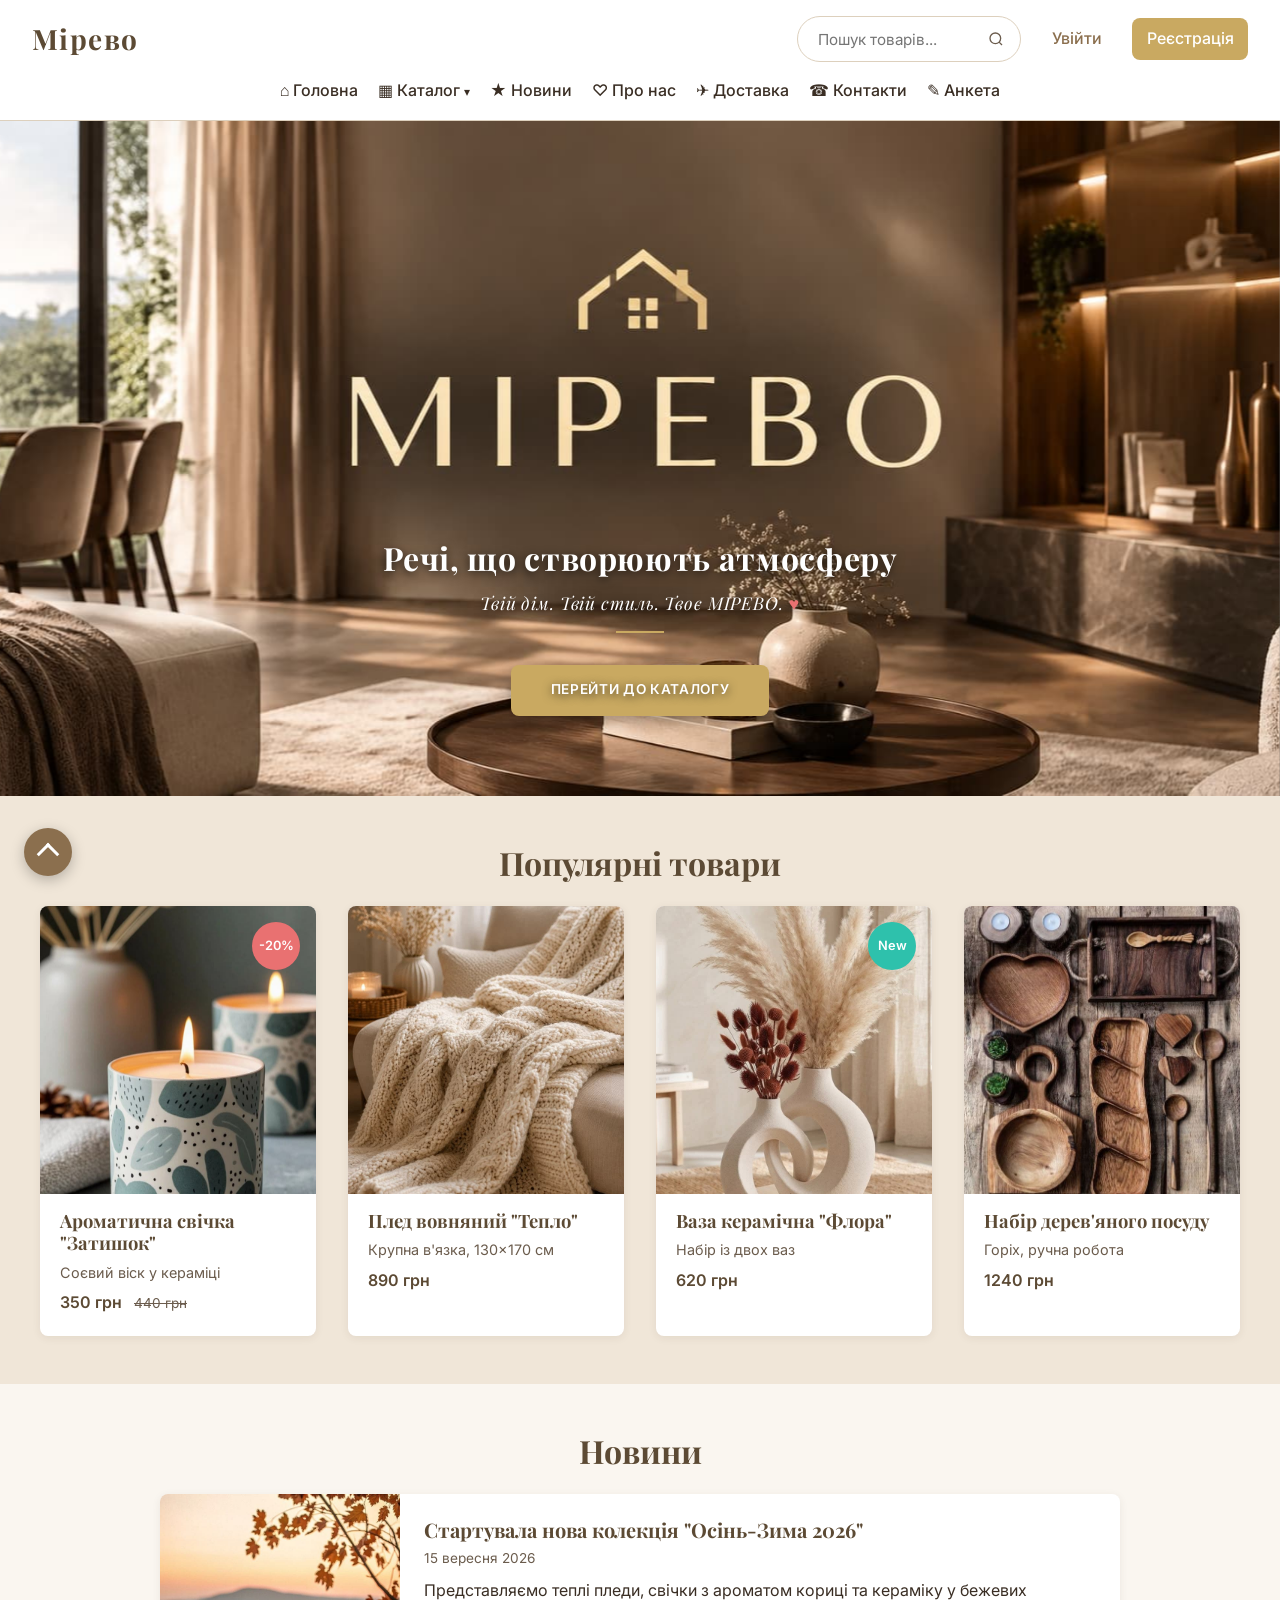
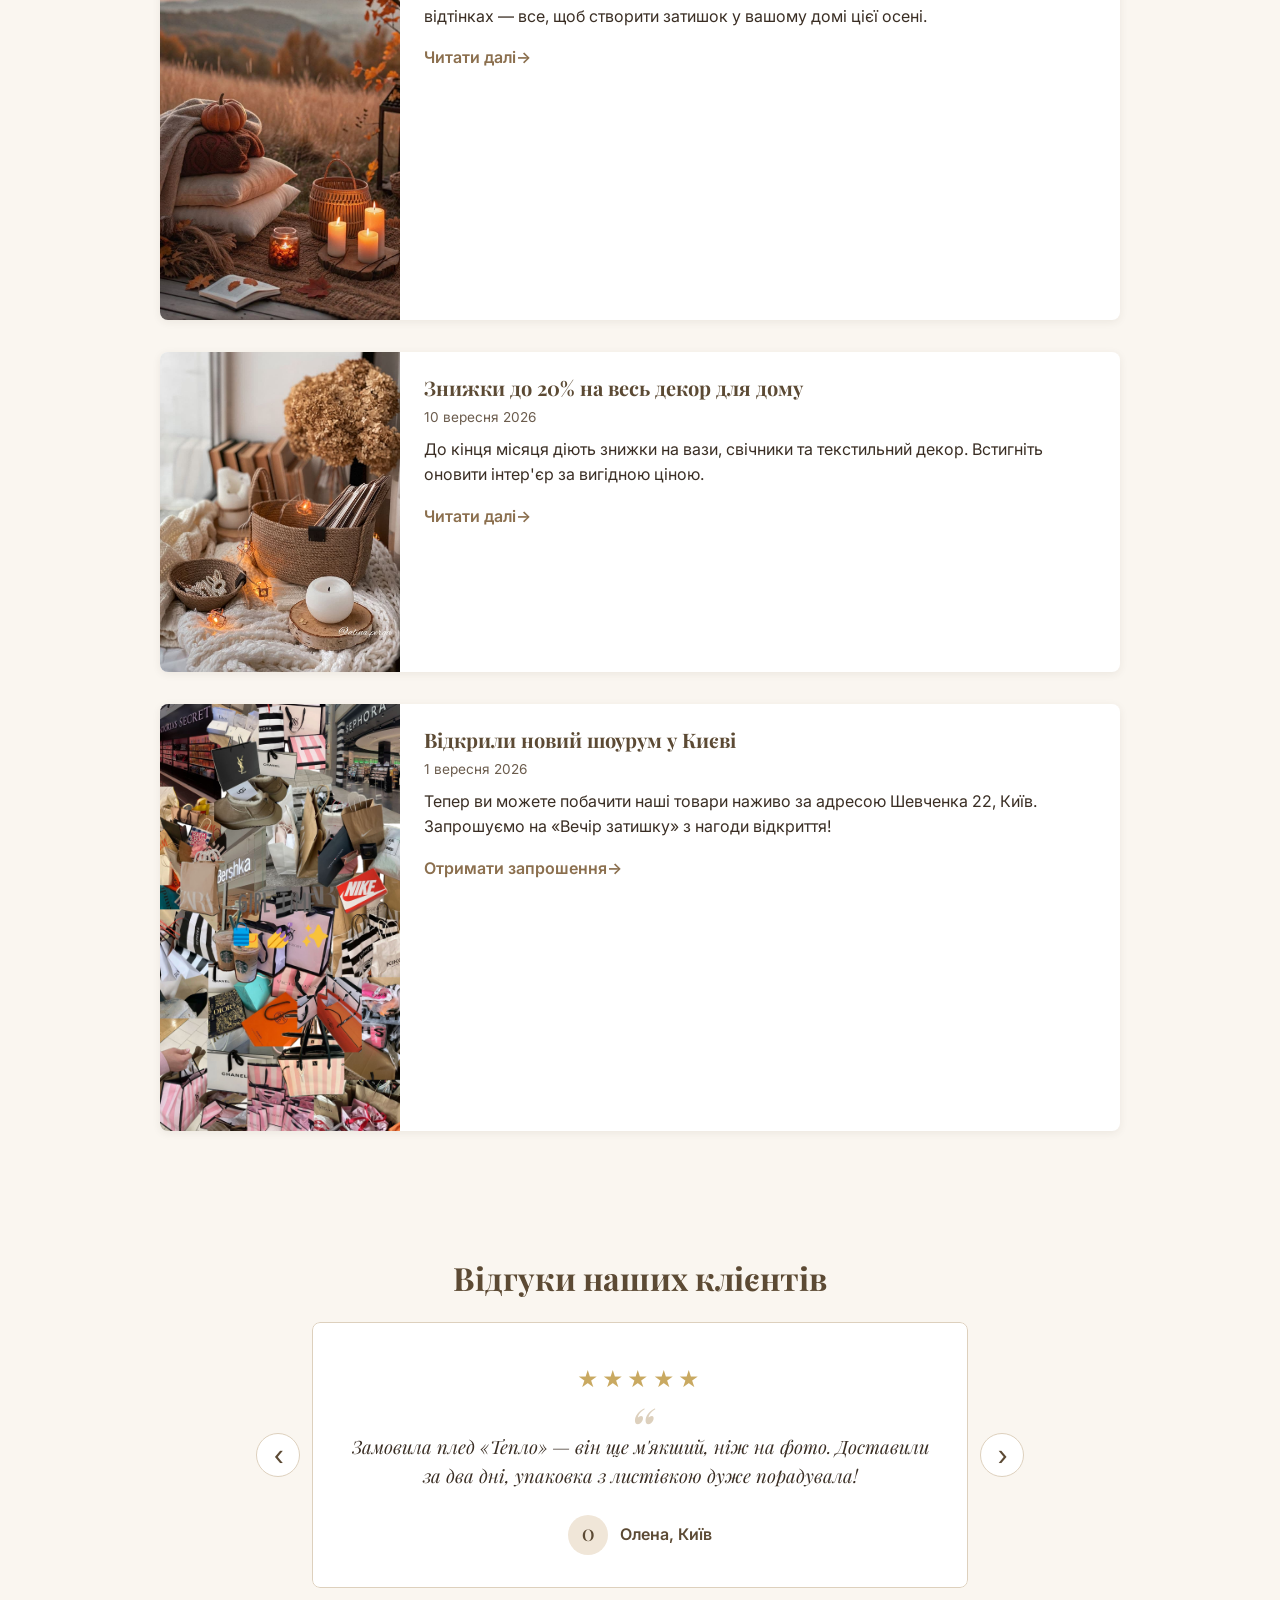
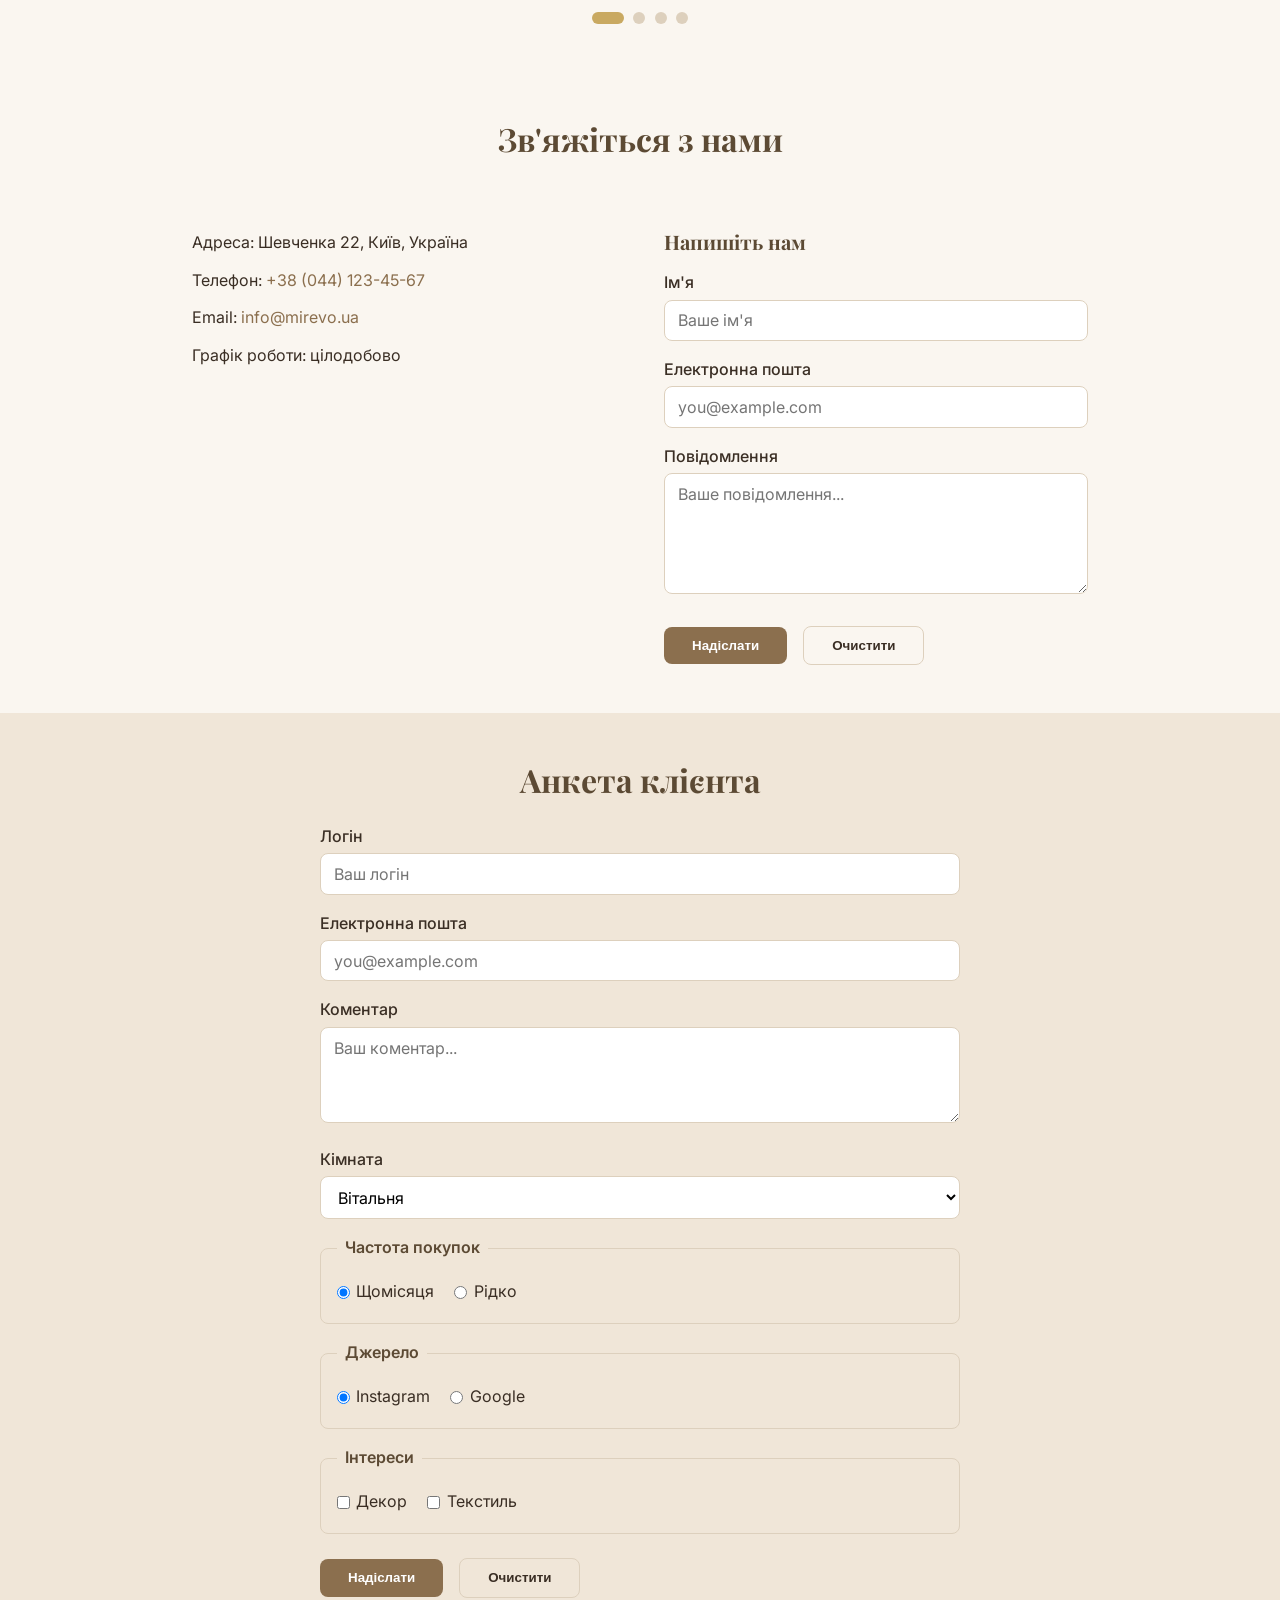
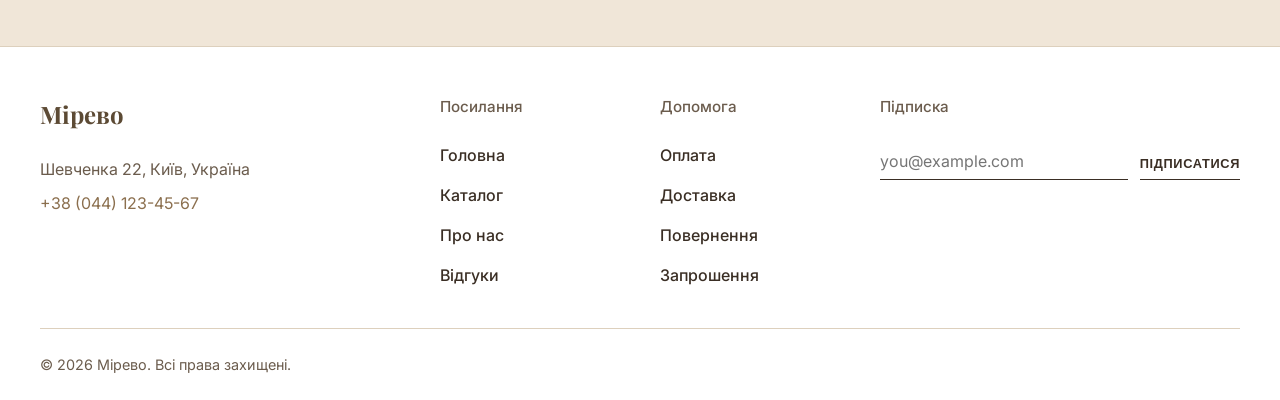
<file: 4 лаба оіт/index.html>
<!DOCTYPE html>
<html lang="uk">
<head>
    <meta charset="UTF-8">
    <meta http-equiv="X-UA-Compatible" content="IE=edge">
    <meta name="viewport" content="width=device-width, initial-scale=1.0">
    <title>Мірево — Інтернет-магазин товарів для дому</title>
    <link rel="preconnect" href="https://fonts.googleapis.com">
    <link rel="preconnect" href="https://fonts.gstatic.com" crossorigin>
    <link href="https://fonts.googleapis.com/css2?family=Inter:wght@400;500;600&family=Playfair+Display:ital,wght@0,400..900;1,400..900&display=swap" rel="stylesheet">
    <link rel="stylesheet" href="css/style.css">
</head>
<body>
    <header id="top">
        <div class="logo">
            <a href="index.html">Мірево</a>
        </div>

        <!-- Адаптивне меню: чекбокс + label з іконкою (без JavaScript) -->
        <input type="checkbox" id="menu-toggle" class="menu-toggle">
        <label for="menu-toggle" class="burger" aria-label="Меню">
            <span class="burger-open" aria-hidden="true">&#9776;</span>
            <span class="burger-close" aria-hidden="true">&#10005;</span>
        </label>

        <nav>
            <ul>
                <li><a href="index.html">&#8962; Головна</a></li>
                <li class="has-submenu">
                    <a href="catalog.html">&#9638; Каталог <span class="arrow">&#9662;</span></a>
                    <ul class="submenu">
                        <li><a href="catalog.html#textile">Текстиль</a></li>
                        <li><a href="catalog.html#decor">Декор</a></li>
                        <li><a href="catalog.html#kitchen">Кухня</a></li>
                        <li><a href="catalog.html#candles">Свічки</a></li>
                    </ul>
                </li>
                <li><a href="#news">&#9733; Новини</a></li>
                <li><a href="about.html">&#9825; Про нас</a></li>
                <li><a href="delivery.html">&#9992; Доставка</a></li>
                <li><a href="#contacts">&#9742; Контакти</a></li>
                <li><a href="#survey">&#9998; Анкета</a></li>
            </ul>
        </nav>

        <div class="header-actions">
            <form role="search" action="#" method="get">
                <label for="search">Пошук</label>
                <input type="search" id="search" name="q" placeholder="Пошук товарів...">
                <button type="submit" aria-label="Знайти">
                    <svg xmlns="http://www.w3.org/2000/svg" width="16" height="16" viewBox="0 0 24 24" fill="none" stroke="currentColor" stroke-width="2">
                        <circle cx="11" cy="11" r="8"></circle>
                        <line x1="21" y1="21" x2="16.65" y2="16.65"></line>
                    </svg>
                </button>
            </form>

            <div class="auth-buttons">
                <a href="#login-modal" class="btn-signin">Увійти</a>
                <a href="register.html">Реєстрація</a>
            </div>
        </div>
    </header>

    <main>
        <section class="hero">
            <div class="hero-content">
                <h1>Речі, що створюють атмосферу</h1>
                <p>Твій дім. Твій стиль. Твоє МІРЕВО. <span class="heart">&hearts;</span></p>
                <a href="catalog.html" class="btn-primary">Перейти до каталогу</a>
            </div>
            <img src="images/hero-banner.jpg" alt="Затишний інтер'єр вітальні у теплих тонах">
        </section>

        <section class="products">
            <h2>Популярні товари</h2>
            <ul class="product-list">
                <li class="product-card">
                    <span class="badge">-20%</span>
                    <img src="images/product1.jpg" alt="Свічка ароматична в кераміці">
                    <div class="product-info">
                        <h3>Ароматична свічка "Затишок"</h3>
                        <p class="product-desc">Соєвий віск у кераміці</p>
                        <p class="price">350 грн <s>440 грн</s></p>
                    </div>
                    <div class="product-overlay">
                        <a href="#" class="btn-cart">Додати в кошик</a>
                    </div>
                </li>
                <li class="product-card">
                    <img src="images/product2.jpg" alt="Плед вовняний бежевий">
                    <div class="product-info">
                        <h3>Плед вовняний "Тепло"</h3>
                        <p class="product-desc">Крупна в'язка, 130×170 см</p>
                        <p class="price">890 грн</p>
                    </div>
                    <div class="product-overlay">
                        <a href="#" class="btn-cart">Додати в кошик</a>
                    </div>
                </li>
                <li class="product-card">
                    <span class="badge badge-new">New</span>
                    <img src="images/product3.jpg" alt="Керамічна ваза для квітів">
                    <div class="product-info">
                        <h3>Ваза керамічна "Флора"</h3>
                        <p class="product-desc">Набір із двох ваз</p>
                        <p class="price">620 грн</p>
                    </div>
                    <div class="product-overlay">
                        <a href="#" class="btn-cart">Додати в кошик</a>
                    </div>
                </li>
                <li class="product-card">
                    <img src="images/product4.jpg" alt="Набір посуду з дерева">
                    <div class="product-info">
                        <h3>Набір дерев'яного посуду</h3>
                        <p class="product-desc">Горіх, ручна робота</p>
                        <p class="price">1240 грн</p>
                    </div>
                    <div class="product-overlay">
                        <a href="#" class="btn-cart">Додати в кошик</a>
                    </div>
                </li>
            </ul>
        </section>

        <section id="news" class="news">
            <h2>Новини</h2>
            <article class="news-item">
                <img src="images/news1.jpg" alt="Нова колекція осінь-зима">
                <div class="news-body">
                    <h3>Стартувала нова колекція "Осінь-Зима 2026"</h3>
                    <time datetime="2026-09-15">15 вересня 2026</time>
                    <p>Представляємо теплі пледи, свічки з ароматом кориці та кераміку у бежевих відтінках — все, щоб створити затишок у вашому домі цієї осені.</p>
                    <a href="catalog.html">Читати далі</a>
                </div>
            </article>

            <article class="news-item">
                <img src="images/news2.jpg" alt="Знижки на декор">
                <div class="news-body">
                    <h3>Знижки до 20% на весь декор для дому</h3>
                    <time datetime="2026-09-10">10 вересня 2026</time>
                    <p>До кінця місяця діють знижки на вази, свічники та текстильний декор. Встигніть оновити інтер'єр за вигідною ціною.</p>
                    <a href="catalog.html#decor">Читати далі</a>
                </div>
            </article>

            <article class="news-item">
                <img src="images/news3.jpg" alt="Новий шоурум у Києві">
                <div class="news-body">
                    <h3>Відкрили новий шоурум у Києві</h3>
                    <time datetime="2026-09-01">1 вересня 2026</time>
                    <p>Тепер ви можете побачити наші товари наживо за адресою Шевченка 22, Київ. Запрошуємо на «Вечір затишку» з нагоди відкриття!</p>
                    <a href="invitation.html">Отримати запрошення</a>
                </div>
            </article>
        </section>

        <!-- Відгуки: карусель на чистому CSS (radio + label) -->
        <section id="reviews" class="reviews">
            <h2>Відгуки наших клієнтів</h2>

            <div class="carousel">
                <input type="radio" name="review-slide" id="slide-1" checked>
                <input type="radio" name="review-slide" id="slide-2">
                <input type="radio" name="review-slide" id="slide-3">
                <input type="radio" name="review-slide" id="slide-4">

                <div class="carousel-viewport">
                    <div class="carousel-track">
                        <figure class="review">
                            <div class="review-stars" aria-label="5 з 5">&#9733;&#9733;&#9733;&#9733;&#9733;</div>
                            <blockquote>Замовила плед «Тепло» — він ще м'якший, ніж на фото. Доставили за два дні, упаковка з листівкою дуже порадувала!</blockquote>
                            <figcaption><span class="avatar">О</span> Олена, Київ</figcaption>
                        </figure>
                        <figure class="review">
                            <div class="review-stars" aria-label="5 з 5">&#9733;&#9733;&#9733;&#9733;&#9733;</div>
                            <blockquote>Свічка «Затишок» горить рівно і пахне ненав'язливо. Взяв ще дві на подарунок — зручний сайт, все швидко.</blockquote>
                            <figcaption><span class="avatar">А</span> Андрій, Львів</figcaption>
                        </figure>
                        <figure class="review">
                            <div class="review-stars" aria-label="4 з 5">&#9733;&#9733;&#9733;&#9733;&#9734;</div>
                            <blockquote>Вази «Флора» ідеально вписались у вітальню. Хотілося б більше кольорів, але якість кераміки чудова.</blockquote>
                            <figcaption><span class="avatar">М</span> Марія, Одеса</figcaption>
                        </figure>
                        <figure class="review">
                            <div class="review-stars" aria-label="5 з 5">&#9733;&#9733;&#9733;&#9733;&#9733;</div>
                            <blockquote>Дерев'яний посуд — справжня ручна робота, відчувається тепло матеріалу. Дякую за консультацію в шоурумі!</blockquote>
                            <figcaption><span class="avatar">І</span> Ірина, Київ</figcaption>
                        </figure>
                    </div>
                </div>

                <!-- Стрілки -->
                <div class="carousel-arrows">
                    <label for="slide-4" class="arrow-prev s1" aria-label="Попередній">&#8249;</label>
                    <label for="slide-1" class="arrow-prev s2" aria-label="Попередній">&#8249;</label>
                    <label for="slide-2" class="arrow-prev s3" aria-label="Попередній">&#8249;</label>
                    <label for="slide-3" class="arrow-prev s4" aria-label="Попередній">&#8249;</label>
                    <label for="slide-2" class="arrow-next s1" aria-label="Наступний">&#8250;</label>
                    <label for="slide-3" class="arrow-next s2" aria-label="Наступний">&#8250;</label>
                    <label for="slide-4" class="arrow-next s3" aria-label="Наступний">&#8250;</label>
                    <label for="slide-1" class="arrow-next s4" aria-label="Наступний">&#8250;</label>
                </div>

                <!-- Крапки -->
                <div class="carousel-dots">
                    <label for="slide-1" aria-label="Відгук 1"></label>
                    <label for="slide-2" aria-label="Відгук 2"></label>
                    <label for="slide-3" aria-label="Відгук 3"></label>
                    <label for="slide-4" aria-label="Відгук 4"></label>
                </div>
            </div>
        </section>

        <section id="contacts" class="contacts">
            <h2>Зв'яжіться з нами</h2>

            <div class="contacts-info">
                <address>
                    <p>Адреса: Шевченка 22, Київ, Україна</p>
                    <p>Телефон: <a href="tel:+380441234567">+38 (044) 123-45-67</a></p>
                    <p>Email: <a href="mailto:info@mirevo.ua">info@mirevo.ua</a></p>
                    <p>Графік роботи: цілодобово</p>
                </address>
            </div>

            <form class="feedback-form" action="#" method="post">
                <h3>Напишіть нам</h3>

                <label for="fb-name">Ім'я</label>
                <input type="text" id="fb-name" name="name" placeholder="Ваше ім'я" required>

                <label for="fb-email">Електронна пошта</label>
                <input type="email" id="fb-email" name="email" placeholder="you@example.com" required>

                <label for="fb-message">Повідомлення</label>
                <textarea id="fb-message" name="message" rows="5" placeholder="Ваше повідомлення..." required></textarea>

                <button type="submit">Надіслати</button>
                <button type="reset">Очистити</button>
            </form>
        </section>

        <section id="survey" class="survey">
            <h2>Анкета клієнта</h2>
            <form class="survey-form" action="#" method="post">

                <label for="s-login">Логін</label>
                <input type="text" id="s-login" name="login" placeholder="Ваш логін" required>

                <label for="s-email">Електронна пошта</label>
                <input type="email" id="s-email" name="email" placeholder="you@example.com" required>

                <label for="s-comment">Коментар</label>
                <textarea id="s-comment" name="comment" rows="3" placeholder="Ваш коментар..."></textarea>

                <label for="s-room">Кімната</label>
                <select id="s-room" name="room">
                    <option value="living" selected>Вітальня</option>
                    <option value="bedroom">Спальня</option>
                    <option value="kitchen">Кухня</option>
                </select>

                <fieldset>
                    <legend>Частота покупок</legend>
                    <label><input type="radio" name="frequency" value="monthly" checked> Щомісяця</label>
                    <label><input type="radio" name="frequency" value="rarely"> Рідко</label>
                </fieldset>

                <fieldset>
                    <legend>Джерело</legend>
                    <label><input type="radio" name="source" value="instagram" checked> Instagram</label>
                    <label><input type="radio" name="source" value="google"> Google</label>
                </fieldset>

                <fieldset>
                    <legend>Інтереси</legend>
                    <label><input type="checkbox" name="interests" value="decor"> Декор</label>
                    <label><input type="checkbox" name="interests" value="textile"> Текстиль</label>
                </fieldset>

                <button type="submit">Надіслати</button>
                <button type="reset">Очистити</button>
            </form>
        </section>
    </main>

    <footer>
        <div class="footer-grid">
            <div class="footer-col">
                <a href="index.html" class="footer-logo">Мірево</a>
                <p>Шевченка 22, Київ, Україна</p>
                <p><a href="tel:+380441234567">+38 (044) 123-45-67</a></p>
            </div>

            <div class="footer-col">
                <h4>Посилання</h4>
                <ul>
                    <li><a href="index.html">Головна</a></li>
                    <li><a href="catalog.html">Каталог</a></li>
                    <li><a href="about.html">Про нас</a></li>
                    <li><a href="index.html#reviews">Відгуки</a></li>
                </ul>
            </div>

            <div class="footer-col">
                <h4>Допомога</h4>
                <ul>
                    <li><a href="delivery.html#payment">Оплата</a></li>
                    <li><a href="delivery.html#delivery">Доставка</a></li>
                    <li><a href="delivery.html#returns">Повернення</a></li>
                    <li><a href="invitation.html">Запрошення</a></li>
                </ul>
            </div>

            <div class="footer-col">
                <h4>Підписка</h4>
                <form class="subscribe-form" action="#" method="post">
                    <label for="sub-email">Ваш email</label>
                    <input type="email" id="sub-email" name="email" placeholder="you@example.com" required>
                    <button type="submit">Підписатися</button>
                </form>
            </div>
        </div>

        <p class="footer-bottom">&copy; 2026 Мірево. Всі права захищені.</p>
    </footer>

    <!-- Модальне вікно входу (відкривається через :target) -->
    <div id="login-modal" class="modal">
        <a href="#close" class="modal-overlay" aria-label="Закрити"></a>
        <div class="modal-window">
            <a href="#close" class="modal-close" aria-label="Закрити">&times;</a>
            <form class="login-form" action="#" method="post">
                <h2>Вхід</h2>

                <label for="m-email">Електронна пошта</label>
                <input type="email" id="m-email" name="email" placeholder="you@example.com" required>

                <label for="m-password">Пароль</label>
                <input type="password" id="m-password" name="password" placeholder="Мінімум 8 символів" minlength="8" required>

                <button type="submit">Увійти</button>

                <p>Немає акаунту? <a href="register.html">Зареєструватися</a></p>
            </form>
        </div>
    </div>

    <a href="#top" class="back-to-top" aria-label="Повернутися нагору"></a>
</body>
</html>
</file>
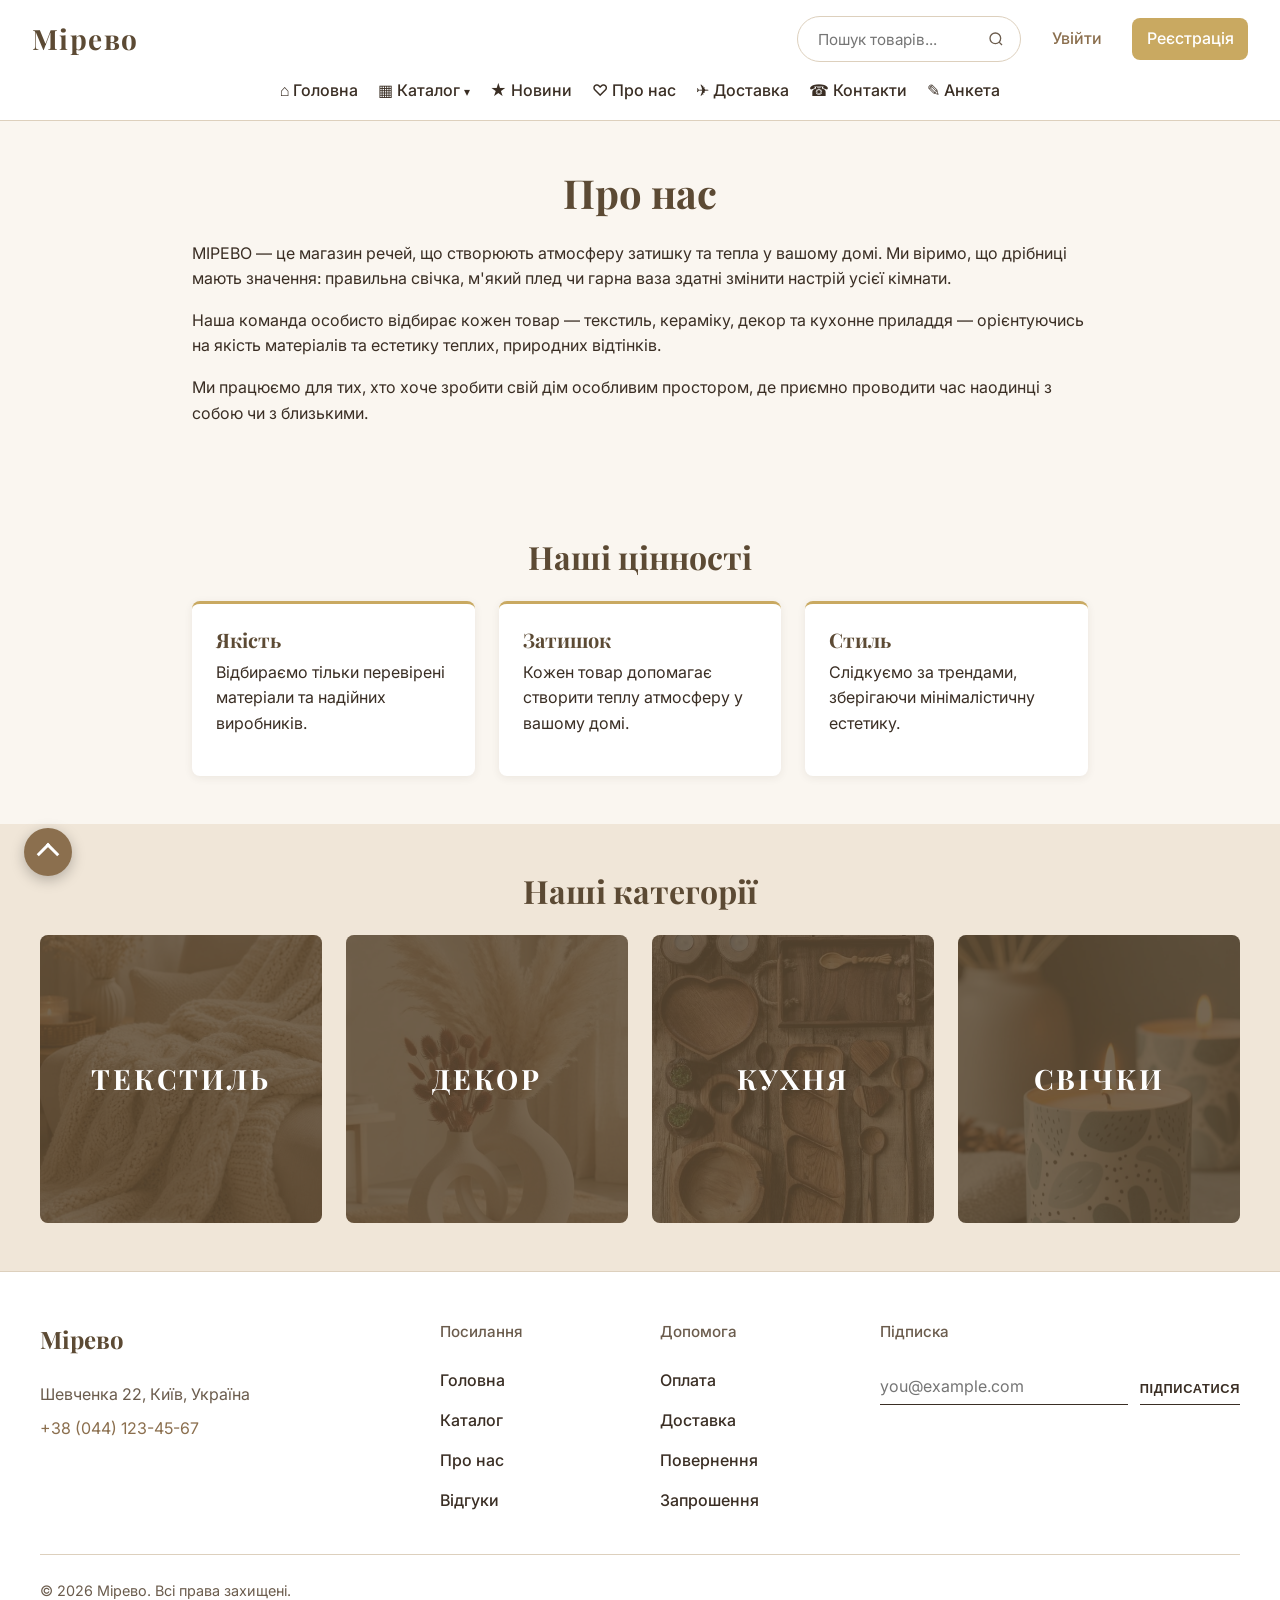
<file: 4 лаба оіт/about.html>
<!DOCTYPE html>
<html lang="uk">
<head>
    <meta charset="UTF-8">
    <meta http-equiv="X-UA-Compatible" content="IE=edge">
    <meta name="viewport" content="width=device-width, initial-scale=1.0">
    <title>Про нас — Мірево</title>
    <link rel="preconnect" href="https://fonts.googleapis.com">
    <link rel="preconnect" href="https://fonts.gstatic.com" crossorigin>
    <link href="https://fonts.googleapis.com/css2?family=Inter:wght@400;500;600&family=Playfair+Display:ital,wght@0,400..900;1,400..900&display=swap" rel="stylesheet">
    <link rel="stylesheet" href="css/style.css">
</head>
<body>
    <header id="top">
        <div class="logo">
            <a href="index.html">Мірево</a>
        </div>

        <!-- Адаптивне меню: чекбокс + label з іконкою (без JavaScript) -->
        <input type="checkbox" id="menu-toggle" class="menu-toggle">
        <label for="menu-toggle" class="burger" aria-label="Меню">
            <span class="burger-open" aria-hidden="true">&#9776;</span>
            <span class="burger-close" aria-hidden="true">&#10005;</span>
        </label>

        <nav>
            <ul>
                <li><a href="index.html">&#8962; Головна</a></li>
                <li class="has-submenu">
                    <a href="catalog.html">&#9638; Каталог <span class="arrow">&#9662;</span></a>
                    <ul class="submenu">
                        <li><a href="catalog.html#textile">Текстиль</a></li>
                        <li><a href="catalog.html#decor">Декор</a></li>
                        <li><a href="catalog.html#kitchen">Кухня</a></li>
                        <li><a href="catalog.html#candles">Свічки</a></li>
                    </ul>
                </li>
                <li><a href="index.html#news">&#9733; Новини</a></li>
                <li><a href="about.html">&#9825; Про нас</a></li>
                <li><a href="delivery.html">&#9992; Доставка</a></li>
                <li><a href="index.html#contacts">&#9742; Контакти</a></li>
                <li><a href="index.html#survey">&#9998; Анкета</a></li>
            </ul>
        </nav>

        <div class="header-actions">
            <form role="search" action="#" method="get">
                <label for="search">Пошук</label>
                <input type="search" id="search" name="q" placeholder="Пошук товарів...">
                <button type="submit" aria-label="Знайти">
                    <svg xmlns="http://www.w3.org/2000/svg" width="16" height="16" viewBox="0 0 24 24" fill="none" stroke="currentColor" stroke-width="2">
                        <circle cx="11" cy="11" r="8"></circle>
                        <line x1="21" y1="21" x2="16.65" y2="16.65"></line>
                    </svg>
                </button>
            </form>

            <div class="auth-buttons">
                <a href="#login-modal" class="btn-signin">Увійти</a>
                <a href="register.html">Реєстрація</a>
            </div>
        </div>
    </header>

    <main>

        <section class="about about-hero">
            <h1>Про нас</h1>
            <p>МІРЕВО — це магазин речей, що створюють атмосферу затишку та тепла у вашому домі. Ми віримо, що дрібниці мають значення: правильна свічка, м'який плед чи гарна ваза здатні змінити настрій усієї кімнати.</p>
            <p>Наша команда особисто відбирає кожен товар — текстиль, кераміку, декор та кухонне приладдя — орієнтуючись на якість матеріалів та естетику теплих, природних відтінків.</p>
            <p>Ми працюємо для тих, хто хоче зробити свій дім особливим простором, де приємно проводити час наодинці з собою чи з близькими.</p>
        </section>

        <section class="about-values">
            <h2>Наші цінності</h2>
            <ul class="values-list">
                <li>
                    <h3>Якість</h3>
                    <p>Відбираємо тільки перевірені матеріали та надійних виробників.</p>
                </li>
                <li>
                    <h3>Затишок</h3>
                    <p>Кожен товар допомагає створити теплу атмосферу у вашому домі.</p>
                </li>
                <li>
                    <h3>Стиль</h3>
                    <p>Слідкуємо за трендами, зберігаючи мінімалістичну естетику.</p>
                </li>
            </ul>
        </section>

<section class="categories">
    <h2>Наші категорії</h2>
    <ul class="category-list">
        <li class="category-card"><a href="catalog.html#textile"><img src="images/product2.jpg" alt="Вовняний плед"><span>Текстиль</span></a></li>
        <li class="category-card"><a href="catalog.html#decor"><img src="images/product3.jpg" alt="Керамічна ваза з сухоцвітами"><span>Декор</span></a></li>
        <li class="category-card"><a href="catalog.html#kitchen"><img src="images/product4.jpg" alt="Дерев'яний посуд"><span>Кухня</span></a></li>
        <li class="category-card"><a href="catalog.html#candles"><img src="images/product1.jpg" alt="Ароматична свічка"><span>Свічки</span></a></li>
    </ul>
</section>
    </main>

    <footer>
        <div class="footer-grid">
            <div class="footer-col">
                <a href="index.html" class="footer-logo">Мірево</a>
                <p>Шевченка 22, Київ, Україна</p>
                <p><a href="tel:+380441234567">+38 (044) 123-45-67</a></p>
            </div>

            <div class="footer-col">
                <h4>Посилання</h4>
                <ul>
                    <li><a href="index.html">Головна</a></li>
                    <li><a href="catalog.html">Каталог</a></li>
                    <li><a href="about.html">Про нас</a></li>
                    <li><a href="index.html#reviews">Відгуки</a></li>
                </ul>
            </div>

            <div class="footer-col">
                <h4>Допомога</h4>
                <ul>
                    <li><a href="delivery.html#payment">Оплата</a></li>
                    <li><a href="delivery.html#delivery">Доставка</a></li>
                    <li><a href="delivery.html#returns">Повернення</a></li>
                    <li><a href="invitation.html">Запрошення</a></li>
                </ul>
            </div>

            <div class="footer-col">
                <h4>Підписка</h4>
                <form class="subscribe-form" action="#" method="post">
                    <label for="sub-email">Ваш email</label>
                    <input type="email" id="sub-email" name="email" placeholder="you@example.com" required>
                    <button type="submit">Підписатися</button>
                </form>
            </div>
        </div>

        <p class="footer-bottom">&copy; 2026 Мірево. Всі права захищені.</p>
    </footer>

    <!-- Модальне вікно входу (відкривається через :target) -->
    <div id="login-modal" class="modal">
        <a href="#close" class="modal-overlay" aria-label="Закрити"></a>
        <div class="modal-window">
            <a href="#close" class="modal-close" aria-label="Закрити">&times;</a>
            <form class="login-form" action="#" method="post">
                <h2>Вхід</h2>

                <label for="m-email">Електронна пошта</label>
                <input type="email" id="m-email" name="email" placeholder="you@example.com" required>

                <label for="m-password">Пароль</label>
                <input type="password" id="m-password" name="password" placeholder="Мінімум 8 символів" minlength="8" required>

                <button type="submit">Увійти</button>

                <p>Немає акаунту? <a href="register.html">Зареєструватися</a></p>
            </form>
        </div>
    </div>

    <a href="#top" class="back-to-top" aria-label="Повернутися нагору"></a>
</body>
</html>
</file>
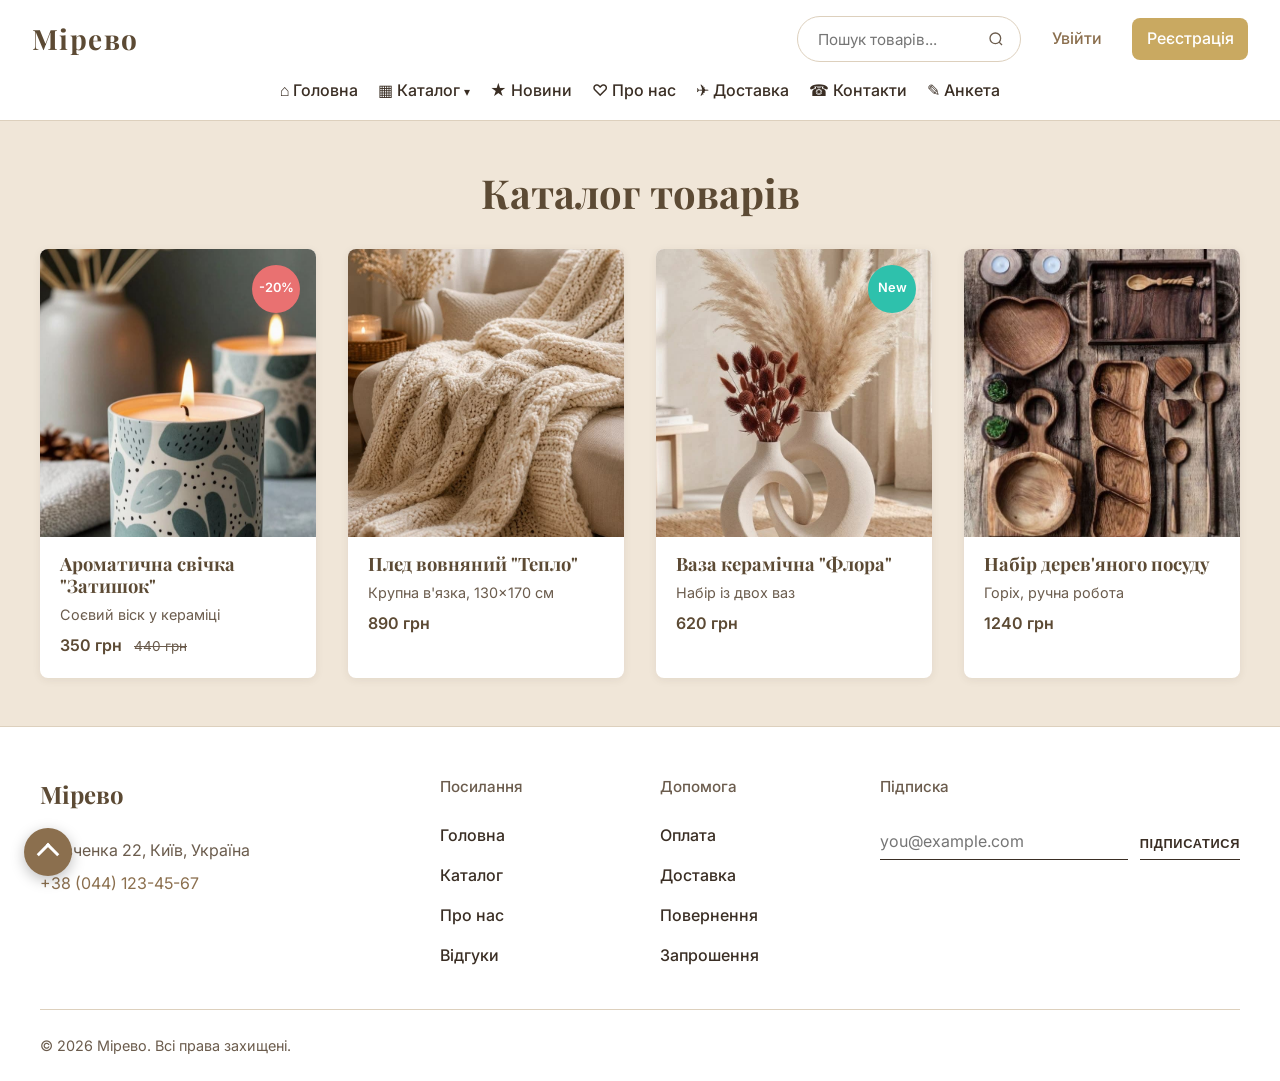
<file: 4 лаба оіт/catalog.html>
<!DOCTYPE html>
<html lang="uk">
<head>
    <meta charset="UTF-8">
    <meta http-equiv="X-UA-Compatible" content="IE=edge">
    <meta name="viewport" content="width=device-width, initial-scale=1.0">
    <title>Каталог — Мірево</title>
    <link rel="preconnect" href="https://fonts.googleapis.com">
    <link rel="preconnect" href="https://fonts.gstatic.com" crossorigin>
    <link href="https://fonts.googleapis.com/css2?family=Inter:wght@400;500;600&family=Playfair+Display:ital,wght@0,400..900;1,400..900&display=swap" rel="stylesheet">
    <link rel="stylesheet" href="css/style.css">
</head>
<body>
    <header id="top">
        <div class="logo">
            <a href="index.html">Мірево</a>
        </div>

        <!-- Адаптивне меню: чекбокс + label з іконкою (без JavaScript) -->
        <input type="checkbox" id="menu-toggle" class="menu-toggle">
        <label for="menu-toggle" class="burger" aria-label="Меню">
            <span class="burger-open" aria-hidden="true">&#9776;</span>
            <span class="burger-close" aria-hidden="true">&#10005;</span>
        </label>

        <nav>
            <ul>
                <li><a href="index.html">&#8962; Головна</a></li>
                <li class="has-submenu">
                    <a href="catalog.html">&#9638; Каталог <span class="arrow">&#9662;</span></a>
                    <ul class="submenu">
                        <li><a href="catalog.html#textile">Текстиль</a></li>
                        <li><a href="catalog.html#decor">Декор</a></li>
                        <li><a href="catalog.html#kitchen">Кухня</a></li>
                        <li><a href="catalog.html#candles">Свічки</a></li>
                    </ul>
                </li>
                <li><a href="index.html#news">&#9733; Новини</a></li>
                <li><a href="about.html">&#9825; Про нас</a></li>
                <li><a href="delivery.html">&#9992; Доставка</a></li>
                <li><a href="index.html#contacts">&#9742; Контакти</a></li>
                <li><a href="index.html#survey">&#9998; Анкета</a></li>
            </ul>
        </nav>

        <div class="header-actions">
            <form role="search" action="#" method="get">
                <label for="search">Пошук</label>
                <input type="search" id="search" name="q" placeholder="Пошук товарів...">
                <button type="submit" aria-label="Знайти">
                    <svg xmlns="http://www.w3.org/2000/svg" width="16" height="16" viewBox="0 0 24 24" fill="none" stroke="currentColor" stroke-width="2">
                        <circle cx="11" cy="11" r="8"></circle>
                        <line x1="21" y1="21" x2="16.65" y2="16.65"></line>
                    </svg>
                </button>
            </form>

            <div class="auth-buttons">
                <a href="#login-modal" class="btn-signin">Увійти</a>
                <a href="register.html">Реєстрація</a>
            </div>
        </div>
    </header>

    <main>
        <section class="products">
            <h1>Каталог товарів</h1>
            <ul class="product-list">
                <li class="product-card" id="candles">
                    <span class="badge">-20%</span>
                    <img src="images/product1.jpg" alt="Свічка ароматична в кераміці">
                    <div class="product-info">
                        <h3>Ароматична свічка "Затишок"</h3>
                        <p class="product-desc">Соєвий віск у кераміці</p>
                        <p class="price">350 грн <s>440 грн</s></p>
                    </div>
                    <div class="product-overlay">
                        <a href="#" class="btn-cart">Додати в кошик</a>
                    </div>
                </li>
                <li class="product-card" id="textile">
                    <img src="images/product2.jpg" alt="Плед вовняний бежевий">
                    <div class="product-info">
                        <h3>Плед вовняний "Тепло"</h3>
                        <p class="product-desc">Крупна в'язка, 130×170 см</p>
                        <p class="price">890 грн</p>
                    </div>
                    <div class="product-overlay">
                        <a href="#" class="btn-cart">Додати в кошик</a>
                    </div>
                </li>
                <li class="product-card" id="decor">
                    <span class="badge badge-new">New</span>
                    <img src="images/product3.jpg" alt="Керамічна ваза для квітів">
                    <div class="product-info">
                        <h3>Ваза керамічна "Флора"</h3>
                        <p class="product-desc">Набір із двох ваз</p>
                        <p class="price">620 грн</p>
                    </div>
                    <div class="product-overlay">
                        <a href="#" class="btn-cart">Додати в кошик</a>
                    </div>
                </li>
                <li class="product-card" id="kitchen">
                    <img src="images/product4.jpg" alt="Набір посуду з дерева">
                    <div class="product-info">
                        <h3>Набір дерев'яного посуду</h3>
                        <p class="product-desc">Горіх, ручна робота</p>
                        <p class="price">1240 грн</p>
                    </div>
                    <div class="product-overlay">
                        <a href="#" class="btn-cart">Додати в кошик</a>
                    </div>
                </li>
            </ul>
        </section>
    </main>

    <footer>
        <div class="footer-grid">
            <div class="footer-col">
                <a href="index.html" class="footer-logo">Мірево</a>
                <p>Шевченка 22, Київ, Україна</p>
                <p><a href="tel:+380441234567">+38 (044) 123-45-67</a></p>
            </div>

            <div class="footer-col">
                <h4>Посилання</h4>
                <ul>
                    <li><a href="index.html">Головна</a></li>
                    <li><a href="catalog.html">Каталог</a></li>
                    <li><a href="about.html">Про нас</a></li>
                    <li><a href="index.html#reviews">Відгуки</a></li>
                </ul>
            </div>

            <div class="footer-col">
                <h4>Допомога</h4>
                <ul>
                    <li><a href="delivery.html#payment">Оплата</a></li>
                    <li><a href="delivery.html#delivery">Доставка</a></li>
                    <li><a href="delivery.html#returns">Повернення</a></li>
                    <li><a href="invitation.html">Запрошення</a></li>
                </ul>
            </div>

            <div class="footer-col">
                <h4>Підписка</h4>
                <form class="subscribe-form" action="#" method="post">
                    <label for="sub-email">Ваш email</label>
                    <input type="email" id="sub-email" name="email" placeholder="you@example.com" required>
                    <button type="submit">Підписатися</button>
                </form>
            </div>
        </div>

        <p class="footer-bottom">&copy; 2026 Мірево. Всі права захищені.</p>
    </footer>

    <!-- Модальне вікно входу (відкривається через :target) -->
    <div id="login-modal" class="modal">
        <a href="#close" class="modal-overlay" aria-label="Закрити"></a>
        <div class="modal-window">
            <a href="#close" class="modal-close" aria-label="Закрити">&times;</a>
            <form class="login-form" action="#" method="post">
                <h2>Вхід</h2>

                <label for="m-email">Електронна пошта</label>
                <input type="email" id="m-email" name="email" placeholder="you@example.com" required>

                <label for="m-password">Пароль</label>
                <input type="password" id="m-password" name="password" placeholder="Мінімум 8 символів" minlength="8" required>

                <button type="submit">Увійти</button>

                <p>Немає акаунту? <a href="register.html">Зареєструватися</a></p>
            </form>
        </div>
    </div>

    <a href="#top" class="back-to-top" aria-label="Повернутися нагору"></a>
</body>
</html>
</file>
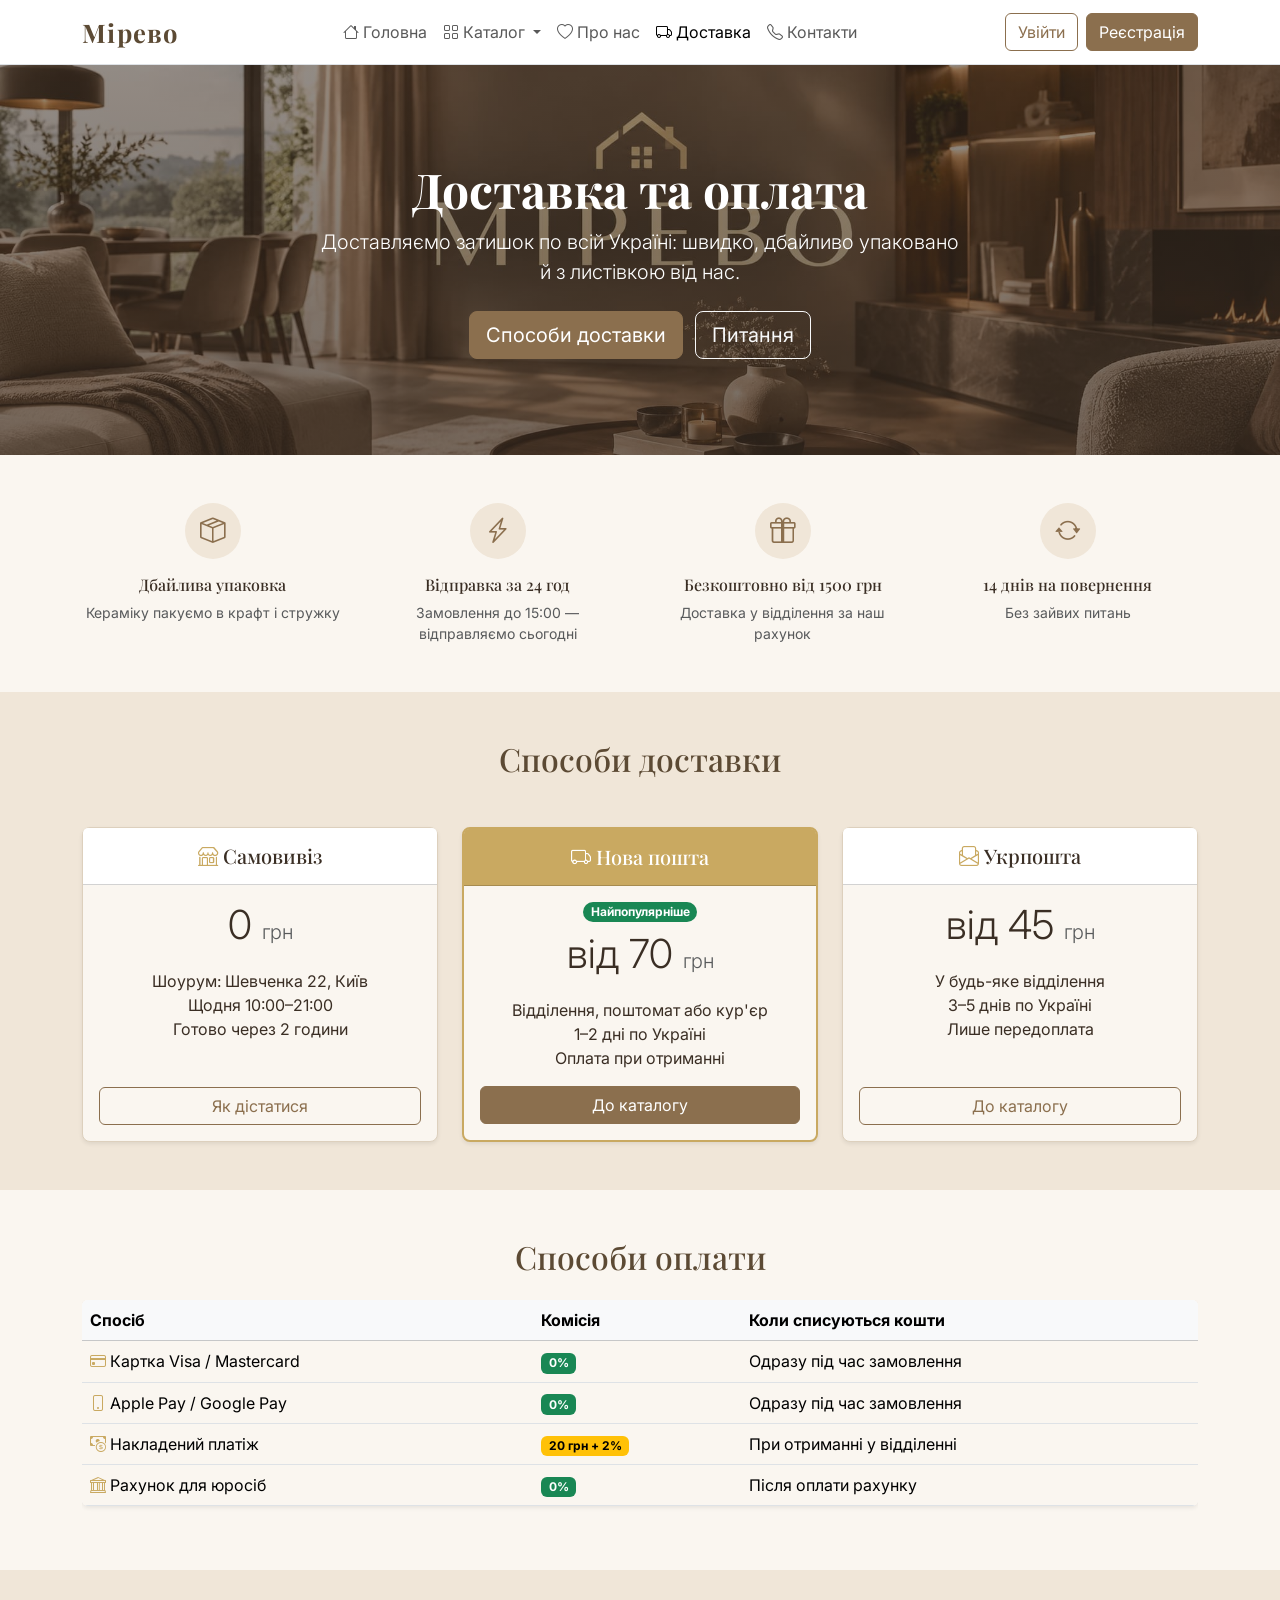
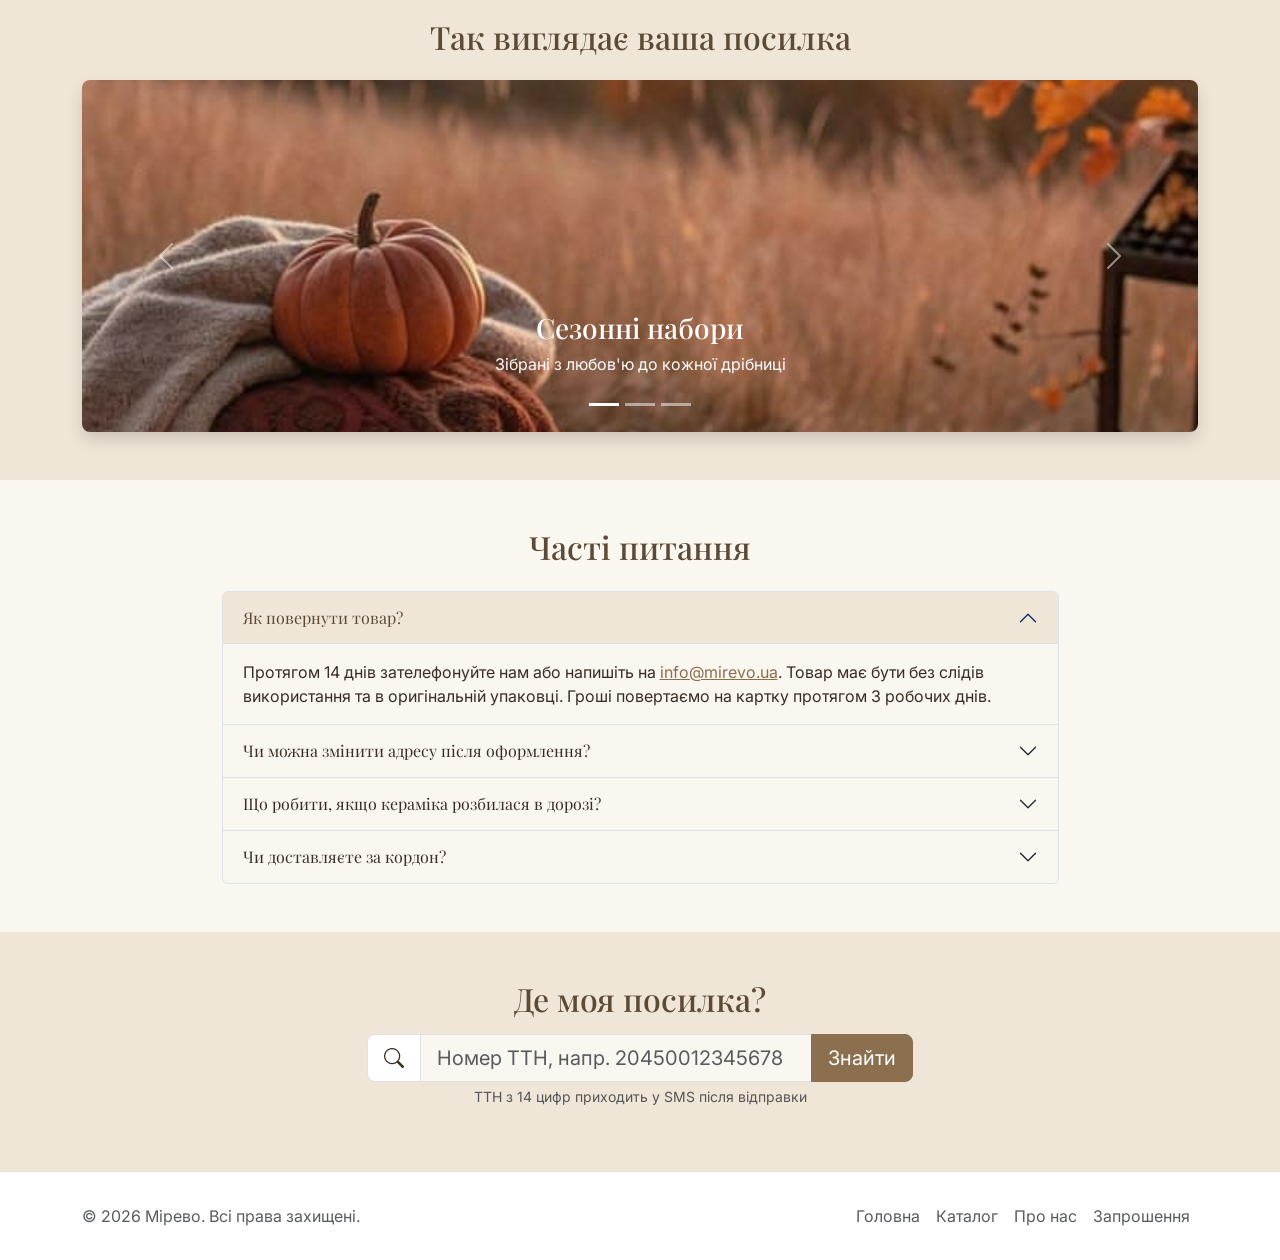
<file: 4 лаба оіт/delivery.html>
<!DOCTYPE html>
<html lang="uk">
<head>
    <meta charset="UTF-8">
    <meta name="viewport" content="width=device-width, initial-scale=1.0">
    <title>Доставка та оплата — Мірево</title>

    <!-- Bootstrap 5 (CSS) — підключення з CDN, скопійовано з getbootstrap.com -->
    <link href="https://cdn.jsdelivr.net/npm/bootstrap@5.3.3/dist/css/bootstrap.min.css" rel="stylesheet" crossorigin="anonymous">
    <!-- Bootstrap Icons -->
    <link rel="stylesheet" href="https://cdn.jsdelivr.net/npm/bootstrap-icons@1.11.3/font/bootstrap-icons.min.css">

    <link rel="preconnect" href="https://fonts.googleapis.com">
    <link rel="preconnect" href="https://fonts.gstatic.com" crossorigin>
    <link href="https://fonts.googleapis.com/css2?family=Inter:wght@400;500;600&family=Playfair+Display:wght@400..900&display=swap" rel="stylesheet">

    <!-- Власні кольори «Мірево» поверх Bootstrap -->
    <style>
        :root {
            --m-bg: #faf6f0;
            --m-bg2: #f0e6d8;
            --m-primary: #8b6f4e;
            --m-dark: #5c4a34;
            --m-accent: #c9a961;
            --bs-body-font-family: 'Inter', sans-serif;
            --bs-body-color: #3a2e24;
            --bs-body-bg: #faf6f0;
            --bs-link-color-rgb: 139, 111, 78;
            --bs-link-hover-color-rgb: 201, 169, 97;
        }
        h1, h2, h3, h4, h5, .navbar-brand { font-family: 'Playfair Display', serif; color: var(--m-dark); }
        .navbar-brand { font-weight: 700; font-size: 1.6rem; letter-spacing: .05em; }
        .btn-mirevo { --bs-btn-bg: var(--m-primary); --bs-btn-border-color: var(--m-primary); --bs-btn-color: #fff;
                      --bs-btn-hover-bg: var(--m-dark); --bs-btn-hover-border-color: var(--m-dark); --bs-btn-hover-color: #fff; }
        .btn-outline-mirevo { --bs-btn-color: var(--m-primary); --bs-btn-border-color: var(--m-primary);
                              --bs-btn-hover-bg: var(--m-primary); --bs-btn-hover-color: #fff; }
        .bg-mirevo { background-color: var(--m-bg2) !important; }
        .text-accent { color: var(--m-accent) !important; }
        .feature-icon { width: 3.5rem; height: 3.5rem; font-size: 1.6rem; background: var(--m-bg2); color: var(--m-primary); }
        .card { border-color: #ddd0bd; transition: transform .3s ease, box-shadow .3s ease; }
        .card:hover { transform: translateY(-6px); box-shadow: 0 .75rem 1.5rem rgba(58,46,36,.12); }
        .card.border-accent { border: 2px solid var(--m-accent); }
        .accordion { --bs-accordion-active-bg: var(--m-bg2); --bs-accordion-active-color: var(--m-dark);
                     --bs-accordion-btn-focus-box-shadow: 0 0 0 .25rem rgba(201,169,97,.25); }
        .hero-delivery { background: linear-gradient(rgba(58,46,36,.55), rgba(58,46,36,.7)), url('images/hero-banner.jpg') center / cover; }
        .carousel-item img { height: 22rem; object-fit: cover; }
    </style>
</head>
<body>

<!-- ===== Navbar (шаблон Bootstrap: Navbar + Collapse) ===== -->
<nav class="navbar navbar-expand-lg bg-white border-bottom sticky-top">
    <div class="container">
        <a class="navbar-brand" href="index.html">Мірево</a>
        <button class="navbar-toggler" type="button" data-bs-toggle="collapse" data-bs-target="#mainNav"
                aria-controls="mainNav" aria-expanded="false" aria-label="Меню">
            <span class="navbar-toggler-icon"></span>
        </button>
        <div class="collapse navbar-collapse" id="mainNav">
            <ul class="navbar-nav mx-auto mb-2 mb-lg-0">
                <li class="nav-item"><a class="nav-link" href="index.html"><i class="bi bi-house"></i> Головна</a></li>
                <li class="nav-item dropdown">
                    <a class="nav-link dropdown-toggle" href="#" role="button" data-bs-toggle="dropdown" aria-expanded="false">
                        <i class="bi bi-grid"></i> Каталог
                    </a>
                    <ul class="dropdown-menu">
                        <li><a class="dropdown-item" href="catalog.html#textile">Текстиль</a></li>
                        <li><a class="dropdown-item" href="catalog.html#decor">Декор</a></li>
                        <li><a class="dropdown-item" href="catalog.html#kitchen">Кухня</a></li>
                        <li><a class="dropdown-item" href="catalog.html#candles">Свічки</a></li>
                    </ul>
                </li>
                <li class="nav-item"><a class="nav-link" href="about.html"><i class="bi bi-heart"></i> Про нас</a></li>
                <li class="nav-item"><a class="nav-link active" aria-current="page" href="delivery.html"><i class="bi bi-truck"></i> Доставка</a></li>
                <li class="nav-item"><a class="nav-link" href="index.html#contacts"><i class="bi bi-telephone"></i> Контакти</a></li>
            </ul>
            <div class="d-flex gap-2">
                <a href="login.html" class="btn btn-outline-mirevo">Увійти</a>
                <a href="register.html" class="btn btn-mirevo">Реєстрація</a>
            </div>
        </div>
    </div>
</nav>

<!-- ===== Hero (шаблон Bootstrap: Heroes) ===== -->
<header class="hero-delivery text-white text-center py-5">
    <div class="container py-5">
        <h1 class="display-5 fw-bold text-white">Доставка та оплата</h1>
        <p class="lead col-lg-7 mx-auto mb-4">Доставляємо затишок по всій Україні: швидко, дбайливо упаковано й з листівкою від нас.</p>
        <a href="#delivery" class="btn btn-lg btn-mirevo me-2">Способи доставки</a>
        <a href="#faq" class="btn btn-lg btn-outline-light">Питання</a>
    </div>
</header>

<main>
    <!-- ===== Переваги (шаблон Bootstrap: Features) ===== -->
    <section class="container py-5">
        <div class="row g-4 text-center">
            <div class="col-6 col-md-3">
                <div class="feature-icon d-inline-flex align-items-center justify-content-center rounded-circle mb-3"><i class="bi bi-box-seam"></i></div>
                <h3 class="h6">Дбайлива упаковка</h3>
                <p class="small text-body-secondary mb-0">Кераміку пакуємо в крафт і стружку</p>
            </div>
            <div class="col-6 col-md-3">
                <div class="feature-icon d-inline-flex align-items-center justify-content-center rounded-circle mb-3"><i class="bi bi-lightning-charge"></i></div>
                <h3 class="h6">Відправка за 24 год</h3>
                <p class="small text-body-secondary mb-0">Замовлення до 15:00 — відправляємо сьогодні</p>
            </div>
            <div class="col-6 col-md-3">
                <div class="feature-icon d-inline-flex align-items-center justify-content-center rounded-circle mb-3"><i class="bi bi-gift"></i></div>
                <h3 class="h6">Безкоштовно від 1500 грн</h3>
                <p class="small text-body-secondary mb-0">Доставка у відділення за наш рахунок</p>
            </div>
            <div class="col-6 col-md-3">
                <div class="feature-icon d-inline-flex align-items-center justify-content-center rounded-circle mb-3"><i class="bi bi-arrow-repeat"></i></div>
                <h3 class="h6">14 днів на повернення</h3>
                <p class="small text-body-secondary mb-0">Без зайвих питань</p>
            </div>
        </div>
    </section>

    <!-- ===== Способи доставки (шаблон Bootstrap: Pricing — картки) ===== -->
    <section id="delivery" class="bg-mirevo py-5">
        <div class="container">
            <h2 class="text-center mb-5">Способи доставки</h2>
            <div class="row row-cols-1 row-cols-md-3 g-4 text-center">
                <div class="col">
                    <div class="card h-100 rounded-3 shadow-sm">
                        <div class="card-header py-3 bg-white"><h3 class="my-0 h5"><i class="bi bi-shop text-accent"></i> Самовивіз</h3></div>
                        <div class="card-body d-flex flex-column">
                            <p class="display-6 mb-1">0 <small class="fs-5 text-body-secondary">грн</small></p>
                            <ul class="list-unstyled my-3">
                                <li>Шоурум: Шевченка 22, Київ</li>
                                <li>Щодня 10:00–21:00</li>
                                <li>Готово через 2 години</li>
                            </ul>
                            <a href="index.html#contacts" class="btn btn-outline-mirevo mt-auto w-100">Як дістатися</a>
                        </div>
                    </div>
                </div>
                <div class="col">
                    <div class="card h-100 rounded-3 shadow-sm border-accent">
                        <div class="card-header py-3 text-white" style="background: var(--m-accent)"><h3 class="my-0 h5 text-white"><i class="bi bi-truck"></i> Нова пошта</h3></div>
                        <div class="card-body d-flex flex-column">
                            <span class="badge rounded-pill text-bg-success align-self-center mb-2">Найпопулярніше</span>
                            <p class="display-6 mb-1">від 70 <small class="fs-5 text-body-secondary">грн</small></p>
                            <ul class="list-unstyled my-3">
                                <li>Відділення, поштомат або кур'єр</li>
                                <li>1–2 дні по Україні</li>
                                <li>Оплата при отриманні</li>
                            </ul>
                            <a href="catalog.html" class="btn btn-mirevo mt-auto w-100">До каталогу</a>
                        </div>
                    </div>
                </div>
                <div class="col">
                    <div class="card h-100 rounded-3 shadow-sm">
                        <div class="card-header py-3 bg-white"><h3 class="my-0 h5"><i class="bi bi-envelope-paper text-accent"></i> Укрпошта</h3></div>
                        <div class="card-body d-flex flex-column">
                            <p class="display-6 mb-1">від 45 <small class="fs-5 text-body-secondary">грн</small></p>
                            <ul class="list-unstyled my-3">
                                <li>У будь-яке відділення</li>
                                <li>3–5 днів по Україні</li>
                                <li>Лише передоплата</li>
                            </ul>
                            <a href="catalog.html" class="btn btn-outline-mirevo mt-auto w-100">До каталогу</a>
                        </div>
                    </div>
                </div>
            </div>
        </div>
    </section>

    <!-- ===== Оплата (таблиця Bootstrap) ===== -->
    <section id="payment" class="container py-5">
        <h2 class="text-center mb-4">Способи оплати</h2>
        <div class="table-responsive">
            <table class="table table-hover align-middle bg-white shadow-sm rounded overflow-hidden">
                <thead class="table-light">
                    <tr>
                        <th scope="col">Спосіб</th>
                        <th scope="col">Комісія</th>
                        <th scope="col">Коли списуються кошти</th>
                    </tr>
                </thead>
                <tbody>
                    <tr><td><i class="bi bi-credit-card text-accent"></i> Картка Visa / Mastercard</td><td><span class="badge text-bg-success">0%</span></td><td>Одразу під час замовлення</td></tr>
                    <tr><td><i class="bi bi-phone text-accent"></i> Apple Pay / Google Pay</td><td><span class="badge text-bg-success">0%</span></td><td>Одразу під час замовлення</td></tr>
                    <tr><td><i class="bi bi-cash-coin text-accent"></i> Накладений платіж</td><td><span class="badge text-bg-warning">20 грн + 2%</span></td><td>При отриманні у відділенні</td></tr>
                    <tr><td><i class="bi bi-bank text-accent"></i> Рахунок для юросіб</td><td><span class="badge text-bg-success">0%</span></td><td>Після оплати рахунку</td></tr>
                </tbody>
            </table>
        </div>
    </section>

    <!-- ===== Карусель Bootstrap ===== -->
    <section class="bg-mirevo py-5">
        <div class="container">
            <h2 class="text-center mb-4">Так виглядає ваша посилка</h2>
            <div id="packCarousel" class="carousel slide carousel-fade rounded-3 overflow-hidden shadow" data-bs-ride="carousel">
                <div class="carousel-indicators">
                    <button type="button" data-bs-target="#packCarousel" data-bs-slide-to="0" class="active" aria-current="true" aria-label="Слайд 1"></button>
                    <button type="button" data-bs-target="#packCarousel" data-bs-slide-to="1" aria-label="Слайд 2"></button>
                    <button type="button" data-bs-target="#packCarousel" data-bs-slide-to="2" aria-label="Слайд 3"></button>
                </div>
                <div class="carousel-inner">
                    <div class="carousel-item active" data-bs-interval="4000">
                        <img src="images/news1.jpg" class="d-block w-100" alt="Пледи та свічки в осінньому стилі">
                        <div class="carousel-caption d-none d-md-block"><h3 class="text-white">Сезонні набори</h3><p>Зібрані з любов'ю до кожної дрібниці</p></div>
                    </div>
                    <div class="carousel-item" data-bs-interval="4000">
                        <img src="images/product2.jpg" class="d-block w-100" alt="Вовняний плед">
                        <div class="carousel-caption d-none d-md-block"><h3 class="text-white">Текстиль у тканинному мішечку</h3><p>Який можна використати повторно</p></div>
                    </div>
                    <div class="carousel-item" data-bs-interval="4000">
                        <img src="images/product4.jpg" class="d-block w-100" alt="Дерев'яний посуд">
                        <div class="carousel-caption d-none d-md-block"><h3 class="text-white">Дерево та кераміка</h3><p>Кожен предмет — в окремій обгортці</p></div>
                    </div>
                </div>
                <button class="carousel-control-prev" type="button" data-bs-target="#packCarousel" data-bs-slide="prev">
                    <span class="carousel-control-prev-icon" aria-hidden="true"></span><span class="visually-hidden">Попередній</span>
                </button>
                <button class="carousel-control-next" type="button" data-bs-target="#packCarousel" data-bs-slide="next">
                    <span class="carousel-control-next-icon" aria-hidden="true"></span><span class="visually-hidden">Наступний</span>
                </button>
            </div>
        </div>
    </section>

    <!-- ===== FAQ / Повернення (Accordion) ===== -->
    <section id="faq" class="container py-5">
        <h2 class="text-center mb-4">Часті питання</h2>
        <div class="accordion col-lg-9 mx-auto" id="faqAccordion">
            <div class="accordion-item" id="returns">
                <h3 class="accordion-header">
                    <button class="accordion-button" type="button" data-bs-toggle="collapse" data-bs-target="#q1" aria-expanded="true" aria-controls="q1">
                        Як повернути товар?
                    </button>
                </h3>
                <div id="q1" class="accordion-collapse collapse show" data-bs-parent="#faqAccordion">
                    <div class="accordion-body">Протягом 14 днів зателефонуйте нам або напишіть на <a href="mailto:info@mirevo.ua">info@mirevo.ua</a>. Товар має бути без слідів використання та в оригінальній упаковці. Гроші повертаємо на картку протягом 3 робочих днів.</div>
                </div>
            </div>
            <div class="accordion-item">
                <h3 class="accordion-header">
                    <button class="accordion-button collapsed" type="button" data-bs-toggle="collapse" data-bs-target="#q2" aria-expanded="false" aria-controls="q2">
                        Чи можна змінити адресу після оформлення?
                    </button>
                </h3>
                <div id="q2" class="accordion-collapse collapse" data-bs-parent="#faqAccordion">
                    <div class="accordion-body">Так, поки посилку не передано перевізнику. Зателефонуйте за номером +38 (044) 123-45-67.</div>
                </div>
            </div>
            <div class="accordion-item">
                <h3 class="accordion-header">
                    <button class="accordion-button collapsed" type="button" data-bs-toggle="collapse" data-bs-target="#q3" aria-expanded="false" aria-controls="q3">
                        Що робити, якщо кераміка розбилася в дорозі?
                    </button>
                </h3>
                <div id="q3" class="accordion-collapse collapse" data-bs-parent="#faqAccordion">
                    <div class="accordion-body">Зніміть посилку на відео під час відкриття у відділенні та надішліть нам. Ми безкоштовно надішлемо заміну.</div>
                </div>
            </div>
            <div class="accordion-item">
                <h3 class="accordion-header">
                    <button class="accordion-button collapsed" type="button" data-bs-toggle="collapse" data-bs-target="#q4" aria-expanded="false" aria-controls="q4">
                        Чи доставляєте за кордон?
                    </button>
                </h3>
                <div id="q4" class="accordion-collapse collapse" data-bs-parent="#faqAccordion">
                    <div class="accordion-body">Так, через Нову пошту Глобал у країни ЄС. Вартість розраховується індивідуально.</div>
                </div>
            </div>
        </div>
    </section>

    <!-- ===== Відстеження (форма Bootstrap) ===== -->
    <section class="bg-mirevo py-5">
        <div class="container">
            <div class="row justify-content-center">
                <div class="col-md-8 col-lg-6">
                    <h2 class="text-center mb-3">Де моя посилка?</h2>
                    <form class="input-group input-group-lg" action="#" method="get">
                        <span class="input-group-text bg-white"><i class="bi bi-search"></i></span>
                        <input type="text" class="form-control" name="ttn" placeholder="Номер ТТН, напр. 20450012345678" pattern="\d{14}" required aria-label="Номер ТТН">
                        <button class="btn btn-mirevo" type="submit">Знайти</button>
                    </form>
                    <p class="form-text text-center">ТТН з 14 цифр приходить у SMS після відправки</p>
                </div>
            </div>
        </div>
    </section>
</main>

<!-- ===== Footer (шаблон Bootstrap: Footers) ===== -->
<footer class="bg-white border-top py-4">
    <div class="container d-flex flex-wrap justify-content-between align-items-center gap-3">
        <p class="mb-0 text-body-secondary">&copy; 2026 Мірево. Всі права захищені.</p>
        <ul class="nav">
            <li class="nav-item"><a href="index.html" class="nav-link px-2 text-body-secondary">Головна</a></li>
            <li class="nav-item"><a href="catalog.html" class="nav-link px-2 text-body-secondary">Каталог</a></li>
            <li class="nav-item"><a href="about.html" class="nav-link px-2 text-body-secondary">Про нас</a></li>
            <li class="nav-item"><a href="invitation.html" class="nav-link px-2 text-body-secondary">Запрошення</a></li>
        </ul>
    </div>
</footer>

<!-- Bootstrap 5 (JS bundle з Popper) — потрібен для меню, каруселі та акордеону -->
<script src="https://cdn.jsdelivr.net/npm/bootstrap@5.3.3/dist/js/bootstrap.bundle.min.js" crossorigin="anonymous"></script>
</body>
</html>
</file>
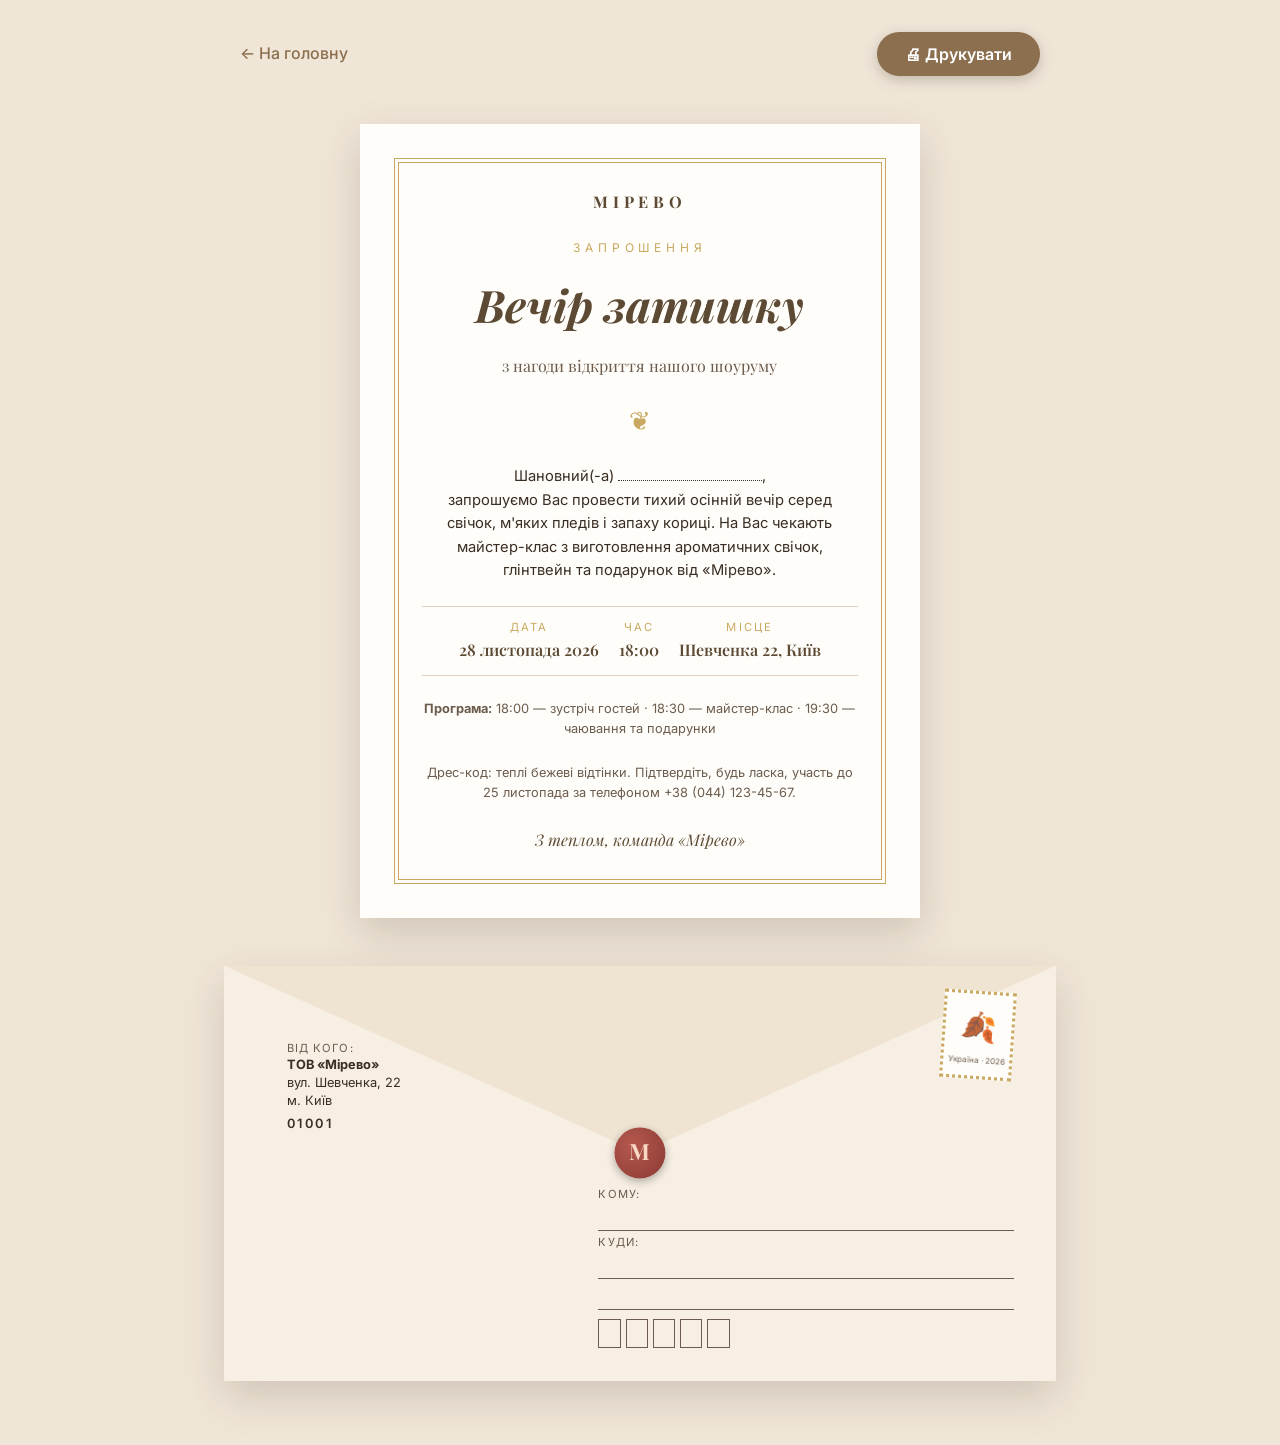
<file: 4 лаба оіт/invitation.html>
<!DOCTYPE html>
<html lang="uk">
<head>
    <meta charset="UTF-8">
    <meta name="viewport" content="width=device-width, initial-scale=1.0">
    <title>Запрошення на «Вечір затишку» — Мірево</title>
    <link rel="preconnect" href="https://fonts.googleapis.com">
    <link rel="preconnect" href="https://fonts.gstatic.com" crossorigin>
    <link href="https://fonts.googleapis.com/css2?family=Inter:wght@400;500;600&family=Playfair+Display:ital,wght@0,400..900;1,400..900&display=swap" rel="stylesheet">
    <link rel="stylesheet" href="css/invitation.css">
</head>
<body>
    <div class="toolbar">
        <a href="index.html" class="toolbar-back">&larr; На головну</a>
        <button type="button" class="btn-print" onclick="window.print()">&#128424; Друкувати</button>
    </div>

    <!-- ===================== ЗАПРОШЕННЯ ===================== -->
    <article class="invitation">
        <div class="invitation-inner">
            <p class="inv-brand">Мірево</p>
            <p class="inv-label">Запрошення</p>

            <h1 class="inv-title">Вечір затишку</h1>
            <p class="inv-subtitle">з нагоди відкриття нашого шоуруму</p>

            <div class="inv-ornament" aria-hidden="true">&#10086;</div>

            <p class="inv-text">
                Шановний(-а) <span class="inv-blank"></span>,<br>
                запрошуємо Вас провести тихий осінній вечір серед свічок, м'яких пледів
                і запаху кориці. На Вас чекають майстер-клас з виготовлення ароматичних свічок,
                глінтвейн та подарунок від «Мірево».
            </p>

            <dl class="inv-details">
                <div>
                    <dt>Дата</dt>
                    <dd><time datetime="2026-11-28">28 листопада 2026</time></dd>
                </div>
                <div>
                    <dt>Час</dt>
                    <dd><time datetime="18:00">18:00</time></dd>
                </div>
                <div>
                    <dt>Місце</dt>
                    <dd>Шевченка 22, Київ</dd>
                </div>
            </dl>

            <p class="inv-program"><strong>Програма:</strong> 18:00 — зустріч гостей · 18:30 — майстер-клас · 19:30 — чаювання та подарунки</p>
            <p class="inv-note">Дрес-код: теплі бежеві відтінки. Підтвердіть, будь ласка, участь до 25 листопада за телефоном +38 (044) 123-45-67.</p>

            <p class="inv-sign">З теплом, команда «Мірево»</p>
        </div>
    </article>

    <!-- ===================== КОНВЕРТ ===================== -->
    <article class="envelope" aria-label="Конверт для запрошення">
        <div class="env-flap" aria-hidden="true"></div>

        <div class="env-sender">
            <p class="env-small">Від кого:</p>
            <p><strong>ТОВ «Мірево»</strong></p>
            <p>вул. Шевченка, 22</p>
            <p>м. Київ</p>
            <p class="env-index">01001</p>
        </div>

        <div class="env-stamp" aria-hidden="true">
            <span>&#127810;</span>
            <small>Україна · 2026</small>
        </div>

        <div class="env-seal" aria-hidden="true">М</div>

        <div class="env-recipient">
            <p class="env-small">Кому:</p>
            <p class="env-line"></p>
            <p class="env-small">Куди:</p>
            <p class="env-line"></p>
            <p class="env-line"></p>
            <div class="env-index-boxes" aria-hidden="true">
                <span></span><span></span><span></span><span></span><span></span>
            </div>
        </div>
    </article>
</body>
</html>
</file>
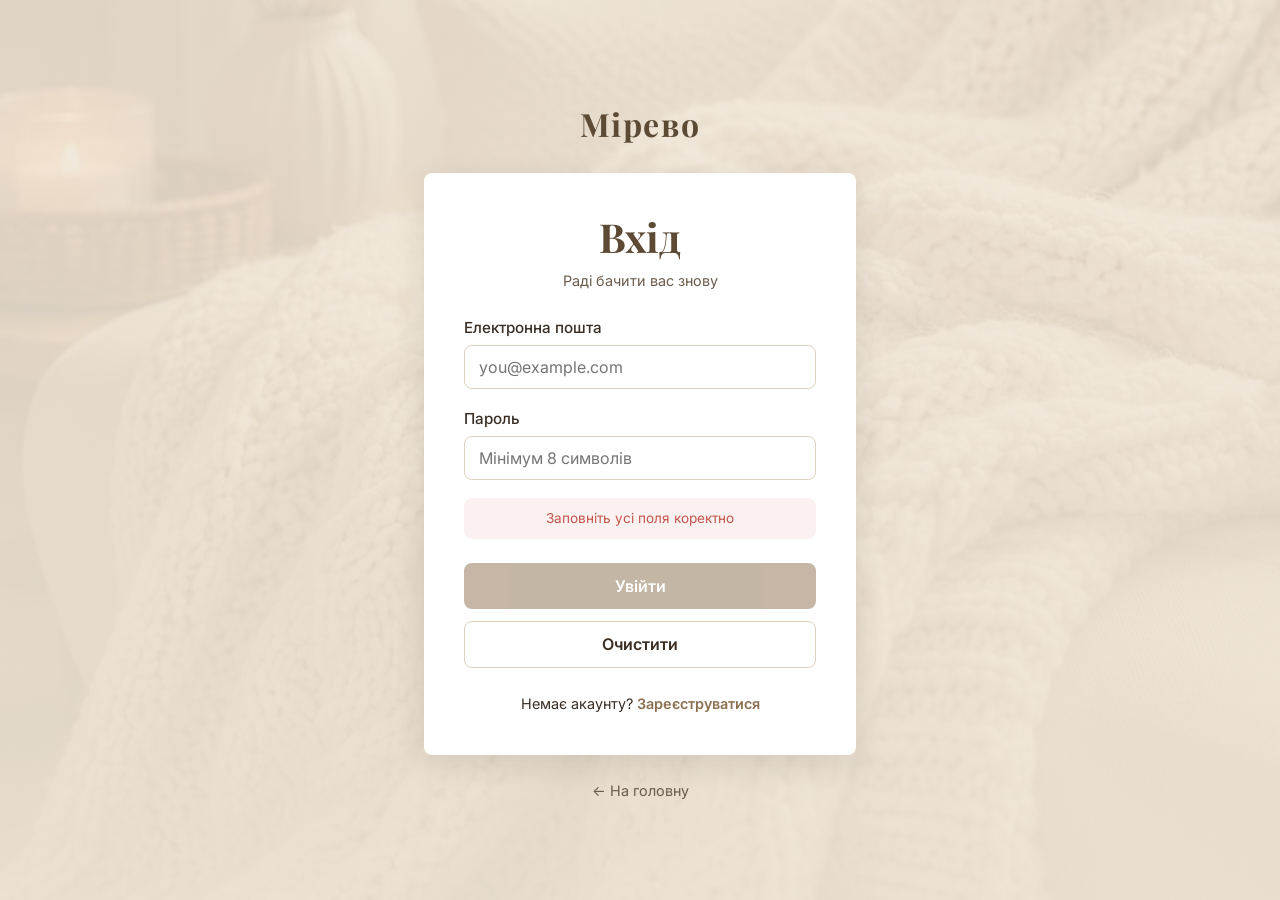
<file: 4 лаба оіт/login.html>
<!DOCTYPE html>
<html lang="uk">
<head>
    <meta charset="UTF-8">
    <meta name="viewport" content="width=device-width, initial-scale=1.0">
    <title>Вхід — Мірево</title>
    <link rel="preconnect" href="https://fonts.googleapis.com">
    <link rel="preconnect" href="https://fonts.gstatic.com" crossorigin>
    <link href="https://fonts.googleapis.com/css2?family=Inter:wght@400;500;600&family=Playfair+Display:ital,wght@0,400..900;1,400..900&display=swap" rel="stylesheet">
    <link rel="stylesheet" href="css/style.css">
    <!-- Стилі цієї сторінки скомпільовані з Sass: scss/auth.scss → css/auth.css -->
    <link rel="stylesheet" href="css/auth.css">
</head>
<body>
    <main class="auth-page">
        <a href="index.html" class="auth-page__logo">Мірево</a>

        <form class="auth-form" action="#" method="post">
            <h1>Вхід</h1>
            <p class="auth-form__subtitle">Раді бачити вас знову</p>

            <div class="field">
                <label for="login-email">Електронна пошта</label>
                <input type="email" id="login-email" name="email" placeholder="you@example.com"
                       pattern="[^@\s]+@[^@\s]+\.[A-Za-z]{2,}" required>
                <span class="hint">Пошта, вказана під час реєстрації</span>
                <span class="error-msg">Введіть коректну адресу, наприклад olena@gmail.com</span>
            </div>

            <div class="field">
                <label for="login-password">Пароль</label>
                <input type="password" id="login-password" name="password" placeholder="Мінімум 8 символів"
                       minlength="8" required>
                <span class="hint">Щонайменше 8 символів</span>
                <span class="error-msg">Пароль має містити щонайменше 8 символів</span>
            </div>

            <p class="form-status" aria-live="polite"></p>

            <button type="submit">Увійти</button>
            <button type="reset">Очистити</button>

            <p class="auth-form__footer">Немає акаунту? <a href="register.html">Зареєструватися</a></p>
        </form>

        <a href="index.html" class="auth-page__back">На головну</a>
    </main>
</body>
</html>
</file>
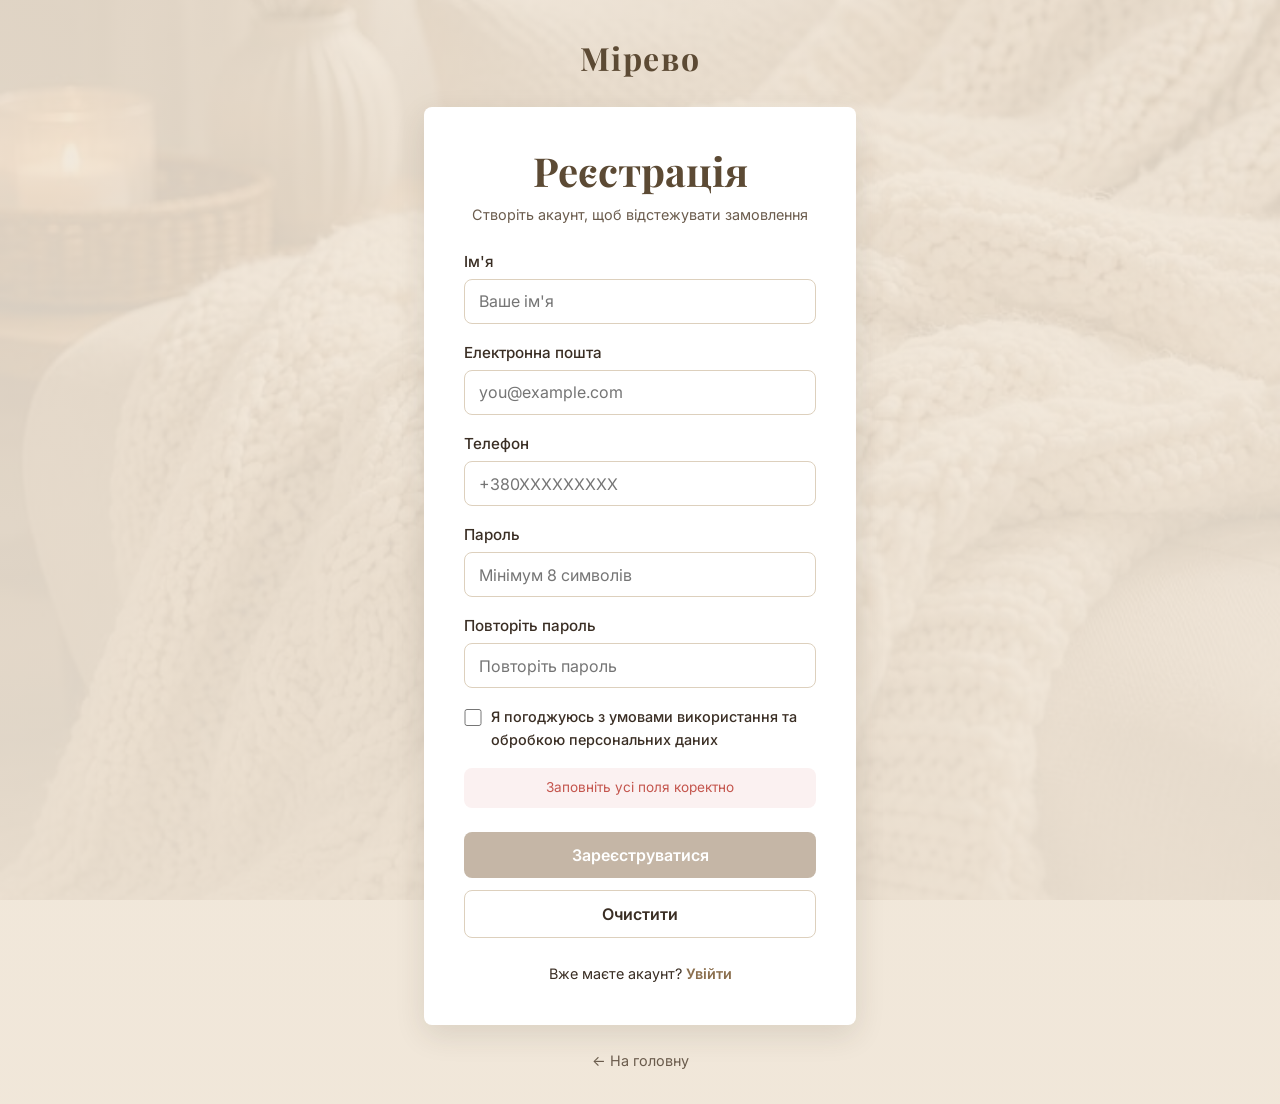
<file: 4 лаба оіт/register.html>
<!DOCTYPE html>
<html lang="uk">
<head>
    <meta charset="UTF-8">
    <meta name="viewport" content="width=device-width, initial-scale=1.0">
    <title>Реєстрація — Мірево</title>
    <link rel="preconnect" href="https://fonts.googleapis.com">
    <link rel="preconnect" href="https://fonts.gstatic.com" crossorigin>
    <link href="https://fonts.googleapis.com/css2?family=Inter:wght@400;500;600&family=Playfair+Display:ital,wght@0,400..900;1,400..900&display=swap" rel="stylesheet">
    <link rel="stylesheet" href="css/style.css">
    <!-- Стилі цієї сторінки скомпільовані з Sass: scss/auth.scss → css/auth.css -->
    <link rel="stylesheet" href="css/auth.css">
</head>
<body>
    <main class="auth-page">
        <a href="index.html" class="auth-page__logo">Мірево</a>

        <form class="auth-form" action="#" method="post">
            <h1>Реєстрація</h1>
            <p class="auth-form__subtitle">Створіть акаунт, щоб відстежувати замовлення</p>

            <div class="field">
                <label for="reg-name">Ім'я</label>
                <input type="text" id="reg-name" name="name" placeholder="Ваше ім'я"
                       pattern="[A-Za-zА-ЩЬЮЯҐЄІЇа-щьюяґєії'ʼ\- ]{2,30}" required>
                <span class="hint">Від 2 до 30 літер (українська або латиниця)</span>
                <span class="error-msg">Ім'я має містити лише літери, від 2 до 30 символів</span>
            </div>

            <div class="field">
                <label for="reg-email">Електронна пошта</label>
                <input type="email" id="reg-email" name="email" placeholder="you@example.com"
                       pattern="[^@\s]+@[^@\s]+\.[A-Za-z]{2,}" required>
                <span class="hint">Наприклад: olena@gmail.com</span>
                <span class="error-msg">Введіть коректну адресу, наприклад olena@gmail.com</span>
            </div>

            <div class="field">
                <label for="reg-phone">Телефон</label>
                <input type="tel" id="reg-phone" name="phone" placeholder="+380XXXXXXXXX"
                       pattern="\+380\d{9}" required>
                <span class="hint">Формат: +380 і ще 9 цифр без пробілів</span>
                <span class="error-msg">Номер має бути у форматі +380XXXXXXXXX</span>
            </div>

            <div class="field">
                <label for="reg-password">Пароль</label>
                <input type="password" id="reg-password" name="password" placeholder="Мінімум 8 символів"
                       minlength="8" pattern="(?=.*\d)(?=.*[A-Za-zА-Яа-яҐЄІЇґєії]).{8,}" required>
                <span class="hint">Щонайменше 8 символів, хоча б одна літера та одна цифра</span>
                <span class="error-msg">Пароль: мінімум 8 символів, літера + цифра</span>
            </div>

            <div class="field">
                <label for="reg-password2">Повторіть пароль</label>
                <input type="password" id="reg-password2" name="password2" placeholder="Повторіть пароль"
                       minlength="8" pattern="(?=.*\d)(?=.*[A-Za-zА-Яа-яҐЄІЇґєії]).{8,}" required>
                <span class="hint">Введіть той самий пароль ще раз</span>
                <span class="error-msg">Пароль: мінімум 8 символів, літера + цифра</span>
            </div>

            <label class="agree">
                <input type="checkbox" name="agree" required>
                <span>Я погоджуюсь з умовами використання та обробкою персональних даних</span>
            </label>

            <p class="form-status" aria-live="polite"></p>

            <button type="submit">Зареєструватися</button>
            <button type="reset">Очистити</button>

            <p class="auth-form__footer">Вже маєте акаунт? <a href="login.html">Увійти</a></p>
        </form>

        <a href="index.html" class="auth-page__back">На головну</a>
    </main>
</body>
</html>
</file>
<file: 4 лаба оіт/css/style.css>
:root {
    --color-bg: #faf6f0;
    --color-bg-secondary: #f0e6d8;
    --color-text: #3a2e24;
    --color-text-light: #6b5c4d;
    --color-primary: #8b6f4e;
    --color-primary-dark: #5c4a34;
    --color-accent: #c9a961;
    --color-white: #ffffff;
    --color-border: #ddd0bd;

    --font-heading: 'Playfair Display', serif;
    --font-body: 'Inter', sans-serif;

    --radius: 0.5rem;
    --transition: 0.3s ease;
}

* {
    margin: 0;
    padding: 0;
    box-sizing: border-box;
}

html {
    scroll-behavior: smooth;
}

body {
    font-family: var(--font-body);
    color: var(--color-text);
    background-color: var(--color-bg);
    line-height: 1.6;
    font-size: 1rem;
}

h1, h2, h3 {
    font-family: var(--font-heading);
    color: var(--color-primary-dark);
    line-height: 1.2;
}

h1 {
    font-size: clamp(1.75rem, 4vw + 1rem, 2.5rem);
}

h2 {
    font-size: clamp(1.5rem, 3vw + 0.5rem, 2rem);
    margin-bottom: 1.5rem;
}

h3 {
    font-size: 1.25rem;
}

p {
    margin-bottom: 1rem;
}

a {
    color: var(--color-primary);
    text-decoration: none;
    transition: color var(--transition);
}

a:hover {
    color: var(--color-accent);
}

a:focus {
    outline: 2px solid var(--color-accent);
    outline-offset: 2px;
}

img {
    max-width: 100%;
    height: auto;
    display: block;
}

ul {
    list-style: none;
}

header {
    display: flex;
    align-items: center;
    justify-content: space-between;
    flex-wrap: wrap;
    gap: 1rem;
    padding: 1rem 2rem;
    background-color: var(--color-white);
    border-bottom: 1px solid var(--color-border);
}

.logo a {
    font-family: var(--font-heading);
    font-size: 1.75rem;
    font-weight: 700;
    color: var(--color-primary-dark);
    letter-spacing: 0.05em;
}

header nav {
    flex: 1;
    display: flex;
    justify-content: center;
}

nav ul {
    display: flex;
    gap: 1.25rem;
}

nav a {
    color: var(--color-text);
    font-weight: 500;
    position: relative;
}

nav a::after {
    content: "";
    position: absolute;
    left: 0;
    bottom: -4px;
    width: 0;
    height: 2px;
    background-color: var(--color-accent);
    transition: width var(--transition);
}

nav a:hover::after {
    width: 100%;
}

nav .has-submenu {
    position: relative;
}

nav .submenu {
    position: absolute;
    top: 100%;
    left: 0;
    min-width: 11rem;
    display: flex;
    flex-direction: column;
    gap: 0;
    padding: 0.5rem 0;
    background-color: var(--color-white);
    border: 1px solid var(--color-border);
    border-radius: var(--radius);
    box-shadow: 0 8px 20px rgba(58, 46, 36, 0.12);
    z-index: 100;
    opacity: 0;
    visibility: hidden;
    transform: translateY(10px);
    transition: opacity var(--transition), transform var(--transition), visibility var(--transition);
}

nav .has-submenu:hover .submenu {
    opacity: 1;
    visibility: visible;
    transform: translateY(0);
}

nav .submenu a {
    display: block;
    padding: 0.5rem 1rem;
}

nav .submenu a:hover {
    background-color: var(--color-bg-secondary);
}

nav .submenu a::after {
    display: none;
}

nav .arrow {
    display: inline-block;
    font-size: 0.75em;
    transition: transform var(--transition);
}

nav .has-submenu:hover .arrow {
    transform: rotate(180deg);
}

.header-actions {
    display: flex;
    align-items: center;
    gap: 1rem;
}

form[role="search"] {
    display: flex;
    align-items: center;
    width: 100%;
    max-width: 14rem;
    padding: 0.25rem 0.4rem 0.25rem 1.25rem;
    background-color: var(--color-white);
    border: 1px solid var(--color-border);
    border-radius: 2rem;
    transition: border-color var(--transition), box-shadow var(--transition);
}

form[role="search"]:focus-within {
    border-color: var(--color-accent);
    box-shadow: 0 0 0 3px rgba(201, 169, 97, 0.2);
}

form[role="search"] label {
    position: absolute;
    width: 1px;
    height: 1px;
    overflow: hidden;
    clip: rect(0 0 0 0);
}

form[role="search"] input[type="search"] {
    flex: 1;
    min-width: 0;
    padding: 0.5rem 0;
    border: none;
    background: transparent;
    font-family: var(--font-body);
    font-size: 0.95rem;
    color: var(--color-text);
}

form[role="search"] input[type="search"]:focus {
    outline: none;
}

form[role="search"] button[type="submit"] {
    display: flex;
    align-items: center;
    justify-content: center;
    width: 2.25rem;
    height: 2.25rem;
    margin: 0;
    padding: 0;
    background-color: transparent;
    color: var(--color-text-light);
    border: none;
    border-radius: 50%;
    cursor: pointer;
    transition: background-color var(--transition), color var(--transition);
}

form[role="search"] button[type="submit"]:hover {
    background-color: var(--color-bg-secondary);
    color: var(--color-primary-dark);
}

.auth-buttons {
    display: flex;
    gap: 1rem;
}

.auth-buttons a {
    padding: 0.5rem 0.9rem;
    border-radius: var(--radius);
    font-weight: 500;
}

.auth-buttons a:last-child {
    background-color: var(--color-accent);
    color: var(--color-white);
}

.auth-buttons a:last-child:hover {
    background-color: var(--color-primary-dark);
    color: var(--color-white);
}

.hero {
    position: relative;
    min-height: 75vh;
    display: flex;
    align-items: flex-end;
    justify-content: center;
    padding: 2rem 2rem 5rem;
    overflow: hidden;
    text-align: center;
}

.hero img {
    position: absolute;
    inset: 0;
    width: 100%;
    height: 100%;
    object-fit: cover;
    z-index: -1;
}

.hero::before {
    content: "";
    position: absolute;
    inset: 0;
    background: linear-gradient(
        to bottom,
        rgba(0, 0, 0, 0.15) 0%,
        rgba(0, 0, 0, 0.35) 55%,
        rgba(0, 0, 0, 0.75) 100%
    );
    z-index: -1;
}

.hero-content {
    max-width: 40rem;
    color: var(--color-white);
    text-shadow: 0 2px 10px rgba(0, 0, 0, 0.7);
}

.hero-content h1 {
    color: var(--color-white);
    font-size: clamp(1.5rem, 3vw + 0.5rem, 2rem);
    margin-bottom: 0.75rem;
    letter-spacing: 0.02em;
}

.hero-content p {
    position: relative;
    margin-bottom: 2rem;
    padding-bottom: 1rem;
    font-family: var(--font-heading);
    font-style: italic;
    font-size: clamp(1rem, 1vw + 0.8rem, 1.1rem);
    letter-spacing: 0.05em;
}

.hero-content p::after {
    content: "";
    position: absolute;
    bottom: 0;
    left: 50%;
    transform: translateX(-50%);
    width: 3rem;
    height: 2px;
    background-color: var(--color-accent);
}

.btn-primary {
    display: inline-block;
    padding: 0.9rem 2.5rem;
    background-color: var(--color-accent);
    color: var(--color-white);
    border-radius: var(--radius);
    font-weight: 600;
    letter-spacing: 0.05em;
    text-transform: uppercase;
    font-size: 0.85rem;
    box-shadow: 0 4px 14px rgba(0, 0, 0, 0.3);
    transition: background-color var(--transition), transform var(--transition);
}

.btn-primary:hover {
    background-color: var(--color-primary-dark);
    transform: translateY(-2px);
    color: var(--color-white);
}

section {
    padding: 3rem 2rem;
}

section h2 {
    text-align: center;
}

.products {
    background-color: var(--color-bg-secondary);
}

.products h1 {
    text-align: center;
    margin-bottom: 2rem;
}

.product-list {
    display: grid;
    grid-template-columns: repeat(4, 1fr);
    gap: 2rem;
    max-width: 75rem;
    margin: 0 auto;
}

.product-card {
    position: relative;
    display: flex;
    flex-direction: column;
    background-color: var(--color-white);
    border-radius: var(--radius);
    overflow: hidden;
    box-shadow: 0 2px 8px rgba(58, 46, 36, 0.08);
    transition: transform var(--transition), box-shadow var(--transition);
}

.product-card:hover {
    transform: translateY(-6px);
    box-shadow: 0 8px 20px rgba(58, 46, 36, 0.15);
}

.product-card img {
    width: 100%;
    height: 18rem;
    object-fit: cover;
}

.product-info {
    display: flex;
    flex-direction: column;
    gap: 0.4rem;
    padding: 1rem 1.25rem 1.25rem;
}

.product-info h3 {
    font-size: 1.15rem;
}

.product-desc {
    margin: 0;
    font-size: 0.9rem;
    color: var(--color-text-light);
}

.price {
    display: flex;
    align-items: baseline;
    gap: 0.75rem;
    margin: 0;
    font-weight: 600;
    color: var(--color-primary-dark);
}

.price s {
    font-size: 0.85rem;
    font-weight: 400;
    color: var(--color-text-light);
}

.badge {
    position: absolute;
    top: 1rem;
    right: 1rem;
    z-index: 2;
    display: flex;
    align-items: center;
    justify-content: center;
    width: 3rem;
    height: 3rem;
    border-radius: 50%;
    background-color: #e97171;
    color: var(--color-white);
    font-size: 0.8rem;
    font-weight: 600;
}

.badge-new {
    background-color: #2ec1ac;
}

.product-overlay {
    position: absolute;
    inset: 0;
    z-index: 1;
    display: flex;
    align-items: center;
    justify-content: center;
    background-color: rgba(58, 46, 36, 0.6);
    opacity: 0;
    transition: opacity var(--transition);
}

.product-card:hover .product-overlay {
    opacity: 1;
}

.btn-cart {
    padding: 0.8rem 2.5rem;
    background-color: var(--color-white);
    color: var(--color-primary);
    font-weight: 600;
    border-radius: var(--radius);
}

.btn-cart:hover {
    background-color: var(--color-accent);
    color: var(--color-white);
}

.news {
    background-color: var(--color-bg);
}

.news-item {
    display: grid;
    grid-template-columns: 15rem 1fr;
    gap: 1.5rem;
    max-width: 60rem;
    margin: 0 auto 2rem;
    background-color: var(--color-white);
    border-radius: var(--radius);
    overflow: hidden;
    box-shadow: 0 2px 8px rgba(58, 46, 36, 0.08);
}

.news-item img {
    width: 100%;
    height: 100%;
    object-fit: cover;
}

.news-body {
    padding: 1.5rem 1.5rem 1.5rem 0;
}

.news-item time {
    display: block;
    color: var(--color-text-light);
    font-size: 0.85rem;
    margin: 0.4rem 0 0.5rem;
}

.news-item a {
    display: inline-block;
    font-weight: 600;
}

.news-item a::after {
    content: " →";
    display: inline-block;
    transition: transform var(--transition);
}

.news-item a:hover::after {
    transform: translateX(5px);
}

.contacts {
    display: grid;
    grid-template-columns: 1fr 1fr;
    gap: 3rem;
    max-width: 60rem;
    margin: 0 auto;
    align-items: start;
}

.contacts h2 {
    grid-column: 1 / -1;
}

address {
    font-style: normal;
}

address p {
    margin-bottom: 0.75rem;
}

form label {
    display: block;
    font-weight: 500;
    margin-bottom: 0.25rem;
    margin-top: 1rem;
}

form input[type="text"],
form input[type="email"],
form input[type="password"],
form textarea,
form select {
    width: 100%;
    padding: 0.6rem 0.8rem;
    border: 1px solid var(--color-border);
    border-radius: var(--radius);
    font-family: var(--font-body);
    font-size: 1rem;
    background-color: var(--color-white);
    transition: border-color var(--transition);
}

form input:focus,
form textarea:focus,
form select:focus {
    outline: none;
    border-color: var(--color-accent);
}

form textarea {
    resize: vertical;
    min-height: 6rem;
}

form fieldset {
    border: 1px solid var(--color-border);
    border-radius: var(--radius);
    margin-top: 1rem;
    padding: 0.75rem 1rem;
}

form legend {
    padding: 0 0.5rem;
    font-weight: 600;
    color: var(--color-primary-dark);
}

form fieldset label {
    display: inline-flex;
    align-items: center;
    gap: 0.4rem;
    font-weight: 400;
    margin: 0.4rem 1rem 0.4rem 0;
}

form button {
    margin-top: 1.5rem;
    margin-right: 0.75rem;
    padding: 0.7rem 1.75rem;
    border: none;
    border-radius: var(--radius);
    font-weight: 600;
    cursor: pointer;
    transition: background-color var(--transition);
}

form button[type="submit"] {
    background-color: var(--color-primary);
    color: var(--color-white);
}

form button[type="submit"]:hover {
    background-color: var(--color-primary-dark);
}

form button[type="reset"] {
    background-color: transparent;
    border: 1px solid var(--color-border);
    color: var(--color-text);
}

form button[type="reset"]:hover {
    background-color: var(--color-bg-secondary);
}

.feedback-form,
.survey-form {
    max-width: 40rem;
    margin: 0 auto;
}

.survey {
    background-color: var(--color-bg-secondary);
}

.auth-page {
    min-height: 80vh;
    display: flex;
    align-items: center;
    justify-content: center;
    padding: 2rem;
    background-color: var(--color-bg-secondary);
}

.login-form,
.register-form {
    width: 100%;
    max-width: 25rem;
    background-color: var(--color-white);
    padding: 2.5rem;
    border-radius: var(--radius);
    box-shadow: 0 4px 16px rgba(58, 46, 36, 0.1);
}

.login-form h1,
.register-form h1,
.login-form h2 {
    text-align: center;
    margin-bottom: 1.5rem;
}

.login-form button,
.register-form button {
    width: 100%;
    margin-right: 0;
}

.login-form button[type="reset"],
.register-form button[type="reset"] {
    margin-top: 0.75rem;
}

.login-form p,
.register-form p {
    text-align: center;
    margin-top: 1.5rem;
    font-size: 0.9rem;
}

.categories {
    background-color: var(--color-bg-secondary);
}

.category-list {
    display: grid;
    grid-template-columns: repeat(auto-fit, minmax(14rem, 1fr));
    gap: 1.5rem;
    max-width: 75rem;
    margin: 0 auto;
}

.category-card {
    position: relative;
    height: 18rem;
    border-radius: var(--radius);
    overflow: hidden;
    background-color: var(--color-primary-dark);
    cursor: pointer;
}

.category-card img {
    width: 100%;
    height: 100%;
    object-fit: cover;
    opacity: 0.15;
    transform: scale(1.05);
    transition: opacity 0.5s ease, transform 0.5s ease;
}

.category-card span {
    position: absolute;
    top: 50%;
    left: 50%;
    transform: translate(-50%, -50%);
    font-family: var(--font-heading);
    font-size: 1.75rem;
    font-weight: 700;
    letter-spacing: 0.1em;
    text-transform: uppercase;
    color: var(--color-white);
    transition: opacity 0.4s ease;
}

.category-card:hover img {
    opacity: 1;
    transform: scale(1);
}

.category-card:hover span {
    opacity: 0;
}

.back-to-top {
    position: fixed;
    left: 1.5rem;
    bottom: 1.5rem;
    z-index: 1000;
    width: 3rem;
    height: 3rem;
    border-radius: 50%;
    background-color: var(--color-primary);
    box-shadow: 0 4px 14px rgba(0, 0, 0, 0.25);
    transition: background-color var(--transition), transform var(--transition);
}

.back-to-top::before {
    content: "";
    position: absolute;
    top: 55%;
    left: 50%;
    width: 0.8rem;
    height: 0.8rem;
    border-top: 3px solid var(--color-white);
    border-left: 3px solid var(--color-white);
    transform: translate(-50%, -50%) rotate(45deg);
}

.back-to-top:hover {
    background-color: var(--color-accent);
    transform: translateY(-4px);
}

footer {
    padding: 3rem 2rem 1.5rem;
    background-color: var(--color-white);
    border-top: 1px solid var(--color-border);
}

.footer-grid {
    display: grid;
    grid-template-columns: 2fr 1fr 1fr 2fr;
    gap: 2.5rem;
    max-width: 75rem;
    margin: 0 auto;
}

.footer-logo {
    display: inline-block;
    margin-bottom: 1.5rem;
    font-family: var(--font-heading);
    font-size: 1.5rem;
    font-weight: 700;
    color: var(--color-primary-dark);
}

.footer-col p {
    margin-bottom: 0.5rem;
    color: var(--color-text-light);
}

.footer-col h4 {
    margin-bottom: 1.5rem;
    font-size: 0.95rem;
    font-weight: 500;
    color: var(--color-text-light);
}

.footer-col ul {
    display: flex;
    flex-direction: column;
    gap: 0.9rem;
}

.footer-col ul a {
    color: var(--color-text);
    font-weight: 500;
}

.footer-col ul a:hover {
    color: var(--color-accent);
}

.subscribe-form {
    display: flex;
    align-items: flex-end;
    gap: 0.75rem;
}

.subscribe-form label {
    position: absolute;
    width: 1px;
    height: 1px;
    overflow: hidden;
    clip: rect(0 0 0 0);
}

.subscribe-form input[type="email"] {
    flex: 1;
    min-width: 0;
    padding: 0.5rem 0;
    border: none;
    border-bottom: 1px solid var(--color-text);
    border-radius: 0;
    background: transparent;
}

.subscribe-form button[type="submit"] {
    margin: 0;
    padding: 0.5rem 0;
    background: transparent;
    color: var(--color-text);
    border-bottom: 1px solid var(--color-text);
    border-radius: 0;
    font-size: 0.8rem;
    letter-spacing: 0.05em;
    text-transform: uppercase;
}

.subscribe-form button[type="submit"]:hover {
    background: transparent;
    color: var(--color-accent);
}

.footer-bottom {
    max-width: 75rem;
    margin: 2.5rem auto 0;
    padding-top: 1.5rem;
    border-top: 1px solid var(--color-border);
    font-size: 0.9rem;
    color: var(--color-text-light);
}

.modal {
    position: fixed;
    inset: 0;
    z-index: 2000;
    display: flex;
    align-items: center;
    justify-content: center;
    padding: 1rem;
    opacity: 0;
    visibility: hidden;
    transition: opacity 0.3s ease, visibility 0.3s ease;
}

.modal:target {
    opacity: 1;
    visibility: visible;
}

.modal-overlay {
    position: absolute;
    inset: 0;
    background-color: rgba(30, 22, 16, 0.6);
}

.modal-window {
    position: relative;
    width: 100%;
    max-width: 25rem;
    transform: translateY(20px) scale(0.95);
    transition: transform 0.3s ease;
}

.modal:target .modal-window {
    transform: none;
}

.modal-close {
    position: absolute;
    top: 0.75rem;
    right: 1rem;
    z-index: 1;
    font-size: 1.75rem;
    line-height: 1;
    color: var(--color-text-light);
}

.modal-close:hover {
    color: var(--color-accent);
}

/* =========================================================
   ЛР4: АДАПТИВНЕ МЕНЮ (бургер на чекбоксі, без JS)
   ========================================================= */
.menu-toggle {
    position: absolute;
    opacity: 0;
    pointer-events: none;
}

.burger {
    display: none;
    width: 2.75rem;
    height: 2.75rem;
    align-items: center;
    justify-content: center;
    border: 1px solid var(--color-border);
    border-radius: var(--radius);
    font-size: 1.4rem;
    line-height: 1;
    color: var(--color-primary-dark);
    cursor: pointer;
    transition: background-color var(--transition), transform var(--transition);
}

.burger:hover {
    background-color: var(--color-bg-secondary);
}

.menu-toggle:focus-visible + .burger {
    outline: 2px solid var(--color-accent);
    outline-offset: 2px;
}

.burger-close {
    display: none;
}

.menu-toggle:checked + .burger {
    transform: rotate(90deg);
}

.menu-toggle:checked + .burger .burger-open {
    display: none;
}

.menu-toggle:checked + .burger .burger-close {
    display: inline;
}

/* =========================================================
   ЛР4: КАРУСЕЛЬ ВІДГУКІВ (radio + label, без JS)
   ========================================================= */
.reviews {
    background-color: var(--color-bg);
}

.carousel {
    position: relative;
    max-width: 48rem;
    margin: 0 auto;
    padding: 0 3.5rem;
}

.carousel > input[type="radio"] {
    position: absolute;
    opacity: 0;
    pointer-events: none;
}

.carousel-viewport {
    overflow: hidden;
    border-radius: var(--radius);
}

.carousel-track {
    display: flex;
    transition: transform 0.6s cubic-bezier(0.65, 0, 0.35, 1);
}

.review {
    flex: 0 0 100%;
    margin: 0;
    padding: 2.5rem 2rem 2rem;
    background-color: var(--color-white);
    border: 1px solid var(--color-border);
    border-radius: var(--radius);
    text-align: center;
}

.review-stars {
    margin-bottom: 2.25rem;
    color: var(--color-accent);
    font-size: 1.3rem;
    letter-spacing: 0.2em;
}

.review blockquote {
    position: relative;
    margin-bottom: 1.5rem;
    font-family: var(--font-heading);
    font-size: 1.15rem;
    font-style: italic;
    color: var(--color-text);
}

.review blockquote::before {
    content: "\201C";
    position: absolute;
    top: -2.2rem;
    left: 50%;
    transform: translateX(-50%);
    font-size: 4rem;
    color: var(--color-border);
    line-height: 1;
}

.review figcaption {
    display: inline-flex;
    align-items: center;
    gap: 0.75rem;
    font-weight: 600;
    color: var(--color-primary-dark);
}

.avatar {
    display: inline-flex;
    align-items: center;
    justify-content: center;
    width: 2.5rem;
    height: 2.5rem;
    border-radius: 50%;
    background-color: var(--color-bg-secondary);
    font-family: var(--font-heading);
}

#slide-1:checked ~ .carousel-viewport .carousel-track { transform: translateX(0); }
#slide-2:checked ~ .carousel-viewport .carousel-track { transform: translateX(-100%); }
#slide-3:checked ~ .carousel-viewport .carousel-track { transform: translateX(-200%); }
#slide-4:checked ~ .carousel-viewport .carousel-track { transform: translateX(-300%); }

.carousel-arrows label {
    position: absolute;
    top: 50%;
    display: none;
    align-items: center;
    justify-content: center;
    width: 2.75rem;
    height: 2.75rem;
    margin-top: -2.5rem;
    border-radius: 50%;
    background-color: var(--color-white);
    border: 1px solid var(--color-border);
    color: var(--color-primary-dark);
    font-size: 1.75rem;
    line-height: 1;
    cursor: pointer;
    transition: background-color var(--transition), color var(--transition), transform var(--transition);
}

.carousel-arrows label:hover {
    background-color: var(--color-accent);
    color: var(--color-white);
    transform: scale(1.1);
}

.arrow-prev { left: 0; }
.arrow-next { right: 0; }

#slide-1:checked ~ .carousel-arrows .s1,
#slide-2:checked ~ .carousel-arrows .s2,
#slide-3:checked ~ .carousel-arrows .s3,
#slide-4:checked ~ .carousel-arrows .s4 {
    display: flex;
}

.carousel-dots {
    display: flex;
    justify-content: center;
    gap: 0.6rem;
    margin-top: 1.5rem;
}

.carousel-dots label {
    width: 0.75rem;
    height: 0.75rem;
    border-radius: 1rem;
    background-color: var(--color-border);
    cursor: pointer;
    transition: width var(--transition), background-color var(--transition);
}

#slide-1:checked ~ .carousel-dots label[for="slide-1"],
#slide-2:checked ~ .carousel-dots label[for="slide-2"],
#slide-3:checked ~ .carousel-dots label[for="slide-3"],
#slide-4:checked ~ .carousel-dots label[for="slide-4"] {
    width: 2rem;
    background-color: var(--color-accent);
}

/* =========================================================
   ЛР4: ДРІБНІ ДОПОВНЕННЯ
   ========================================================= */
.about,
.about-values {
    max-width: 60rem;
    margin: 0 auto;
}

.about-hero h1 {
    margin-bottom: 1.5rem;
    text-align: center;
}

.values-list {
    display: grid;
    grid-template-columns: repeat(auto-fit, minmax(14rem, 1fr));
    gap: 1.5rem;
}

.values-list li {
    padding: 1.5rem;
    background-color: var(--color-white);
    border-radius: var(--radius);
    border-top: 3px solid var(--color-accent);
    box-shadow: 0 2px 8px rgba(58, 46, 36, 0.08);
    transition: transform var(--transition);
}

.values-list li:hover {
    transform: translateY(-4px);
}

.values-list h3 {
    margin-bottom: 0.5rem;
}

.category-card a {
    display: block;
    height: 100%;
}

/* Підсвітка товару при переході з підменю (catalog.html#decor) */
.product-card:target {
    outline: 3px solid var(--color-accent);
    outline-offset: 4px;
    animation: target-glow 1.2s ease 2;
}

/* Кнопка «нагору»: плавна поява та перехід */
.back-to-top {
    animation: fade-in 0.6s ease 1s both;
}

/* =========================================================
   ЛР4: АНІМАЦІЇ
   ========================================================= */
@keyframes fade-in-up {
    from { opacity: 0; transform: translateY(30px); }
    to   { opacity: 1; transform: translateY(0); }
}

@keyframes fade-in {
    from { opacity: 0; }
    to   { opacity: 1; }
}

@keyframes heartbeat {
    0%, 60%, 100% { transform: scale(1); }
    15%, 45%      { transform: scale(1.3); }
}

@keyframes pulse {
    0%   { box-shadow: 0 0 0 0 rgba(46, 193, 172, 0.6); }
    70%  { box-shadow: 0 0 0 12px rgba(46, 193, 172, 0); }
    100% { box-shadow: 0 0 0 0 rgba(46, 193, 172, 0); }
}

@keyframes slow-zoom {
    from { transform: scale(1.08); }
    to   { transform: scale(1); }
}

@keyframes target-glow {
    50% { outline-color: transparent; }
}

@keyframes slide-down {
    from { opacity: 0; transform: translateY(-10px); }
    to   { opacity: 1; transform: translateY(0); }
}

/* Банер: повільне наближення фону, послідовна поява тексту */
.hero img {
    animation: slow-zoom 8s ease-out both;
}

.hero-content h1 { animation: fade-in-up 0.8s ease 0.2s both; }
.hero-content p  { animation: fade-in-up 0.8s ease 0.5s both; }
.hero-content .btn-primary { animation: fade-in-up 0.8s ease 0.8s both; }

.heart {
    display: inline-block;
    color: #e97171;
    animation: heartbeat 1.6s ease-in-out infinite;
}

/* Картки товарів з’являються по черзі */
.product-card {
    animation: fade-in-up 0.7s ease both;
}

.product-card:nth-child(2) { animation-delay: 0.15s; }
.product-card:nth-child(3) { animation-delay: 0.3s; }
.product-card:nth-child(4) { animation-delay: 0.45s; }

.badge-new {
    animation: pulse 2s infinite;
}

/* Кнопка «в кошик» виїжджає знизу при наведенні */
.btn-cart {
    transform: translateY(15px);
    transition: transform var(--transition), background-color var(--transition), color var(--transition);
}

.product-card:hover .btn-cart {
    transform: translateY(0);
}

/* Новини та цінності з’являються під час прокрутки (де підтримується) */
@supports (animation-timeline: view()) {
    .news-item,
    .values-list li,
    .category-card {
        animation: fade-in-up linear both;
        animation-timeline: view();
        animation-range: entry 0% entry 60%;
    }
}

/* Повага до налаштувань «зменшити рух» */
@media (prefers-reduced-motion: reduce) {
    *,
    *::before,
    *::after {
        animation: none !important;
        transition-duration: 0.01ms !important;
    }

    html {
        scroll-behavior: auto;
    }
}

/* =========================================================
   МЕДІА-ЗАПИТИ (ЛР4: доповнено)
   ========================================================= */
@media (max-width: 80rem) {
    header nav {
        order: 3;
        flex-basis: 100%;
    }
}

@media (max-width: 64rem) {
    .product-list {
        grid-template-columns: repeat(2, 1fr);
    }

    .footer-grid {
        grid-template-columns: repeat(2, 1fr);
    }
}

/* Планшети та телефони: бургер-меню */
@media (max-width: 56rem) {
    header {
        padding: 0.75rem 1.25rem;
        position: sticky;
        top: 0;
        z-index: 500;
    }

    .burger {
        display: inline-flex;
        margin-left: auto;
    }

    header nav {
        order: 3;
        flex-basis: 100%;
        max-height: 0;
        overflow: hidden;
        transition: max-height 0.4s ease;
    }

    .menu-toggle:checked ~ nav {
        max-height: 40rem;
    }

    nav ul {
        flex-direction: column;
        gap: 0;
        width: 100%;
    }

    nav > ul > li {
        border-top: 1px solid var(--color-border);
    }

    .menu-toggle:checked ~ nav > ul > li {
        animation: slide-down 0.4s ease both;
    }

    nav a {
        display: block;
        padding: 0.75rem 0.25rem;
    }

    nav a::after {
        display: none;
    }

    /* Підменю на сенсорних екранах завжди розгорнуте */
    nav .submenu {
        position: static;
        opacity: 1;
        visibility: visible;
        transform: none;
        border: none;
        box-shadow: none;
        padding: 0 0 0.5rem 1rem;
        background: transparent;
    }

    nav .submenu a {
        padding: 0.4rem 0.25rem;
        font-size: 0.95rem;
        color: var(--color-text-light);
    }

    nav .arrow {
        display: none;
    }

    .header-actions {
        order: 4;
        flex-basis: 100%;
        justify-content: space-between;
    }

    form[role="search"] {
        max-width: none;
        flex: 1;
    }

    /* Кнопка «Увійти» на малих екранах — нерухома (fixed) */
    .auth-buttons .btn-signin {
        position: fixed;
        right: 1.5rem;
        bottom: 1.5rem;
        z-index: 1000;
        padding: 0.75rem 1.5rem;
        border-radius: 2rem;
        background-color: var(--color-primary);
        color: var(--color-white);
        box-shadow: 0 4px 14px rgba(0, 0, 0, 0.25);
    }

    .auth-buttons .btn-signin:hover {
        background-color: var(--color-accent);
        color: var(--color-white);
    }

    .contacts {
        grid-template-columns: 1fr;
        gap: 1rem;
    }
}

@media (max-width: 40rem) {
    .news-item {
        grid-template-columns: 1fr;
    }

    .news-item img {
        height: 12rem;
    }

    .news-body {
        padding: 0 1.5rem 1.5rem;
    }

    .carousel {
        padding: 0;
    }

    .carousel-arrows {
        display: none;
    }

    .review {
        padding: 2.5rem 1.25rem 1.5rem;
    }
}

@media (max-width: 30rem) {
    .hero {
        min-height: 50vh;
        padding: 1.5rem;
    }

    section {
        padding: 2rem 1rem;
    }

    .product-list {
        grid-template-columns: 1fr;
    }

    .footer-grid {
        grid-template-columns: 1fr;
    }

    .header-actions {
        flex-direction: column;
        align-items: stretch;
    }

    .auth-buttons {
        justify-content: center;
    }

    .logo a {
        font-size: 1.5rem;
    }
}

/* Великі екрани */
@media (min-width: 100rem) {
    .hero {
        min-height: 85vh;
    }

    .hero-content h1 {
        font-size: 2.75rem;
    }
}

/* Друк: ховаємо навігацію та плаваючі кнопки */
@media print {
    header nav,
    .header-actions,
    .burger,
    .back-to-top,
    .modal,
    .product-overlay {
        display: none !important;
    }
}
</file>
<file: 4 лаба оіт/css/invitation.css>
/* ЛР4, дод. завдання 2: запрошення на подію та конверт для нього */

:root {
    --bg: #f0e6d8;
    --paper: #fffdf9;
    --text: #3a2e24;
    --text-light: #6b5c4d;
    --primary: #8b6f4e;
    --dark: #5c4a34;
    --accent: #c9a961;
    --border: #ddd0bd;
}

* {
    margin: 0;
    padding: 0;
    box-sizing: border-box;
}

body {
    font-family: 'Inter', sans-serif;
    color: var(--text);
    background-color: var(--bg);
    line-height: 1.6;
    display: flex;
    flex-direction: column;
    align-items: center;
    gap: 3rem;
    padding: 2rem 1rem 4rem;
}

/* ---------- Панель з кнопкою друку ---------- */
.toolbar {
    width: 100%;
    max-width: 50rem;
    display: flex;
    justify-content: space-between;
    align-items: center;
}

.toolbar-back {
    color: var(--primary);
    text-decoration: none;
    font-weight: 500;
}

.toolbar-back:hover {
    color: var(--accent);
}

.btn-print {
    padding: 0.75rem 1.75rem;
    border: none;
    border-radius: 2rem;
    background-color: var(--primary);
    color: #fff;
    font-family: inherit;
    font-size: 1rem;
    font-weight: 600;
    cursor: pointer;
    box-shadow: 0 4px 14px rgba(58, 46, 36, 0.25);
    transition: background-color 0.3s ease, transform 0.3s ease;
}

.btn-print:hover {
    background-color: var(--accent);
    transform: translateY(-2px);
}

/* ---------- Запрошення (формат A5) ---------- */
.invitation {
    width: 100%;
    max-width: 148mm;
    aspect-ratio: 148 / 210;
    padding: 9mm;
    background-color: var(--paper);
    box-shadow: 0 15px 40px rgba(58, 46, 36, 0.18);
    animation: appear 0.8s ease both;
}

.invitation-inner {
    height: 100%;
    display: flex;
    flex-direction: column;
    align-items: center;
    justify-content: space-between;
    padding: 8mm 7mm;
    text-align: center;
    border: 1px solid var(--accent);
    outline: 1px solid var(--accent);
    outline-offset: -5px;
}

.inv-brand {
    font-family: 'Playfair Display', serif;
    font-weight: 700;
    letter-spacing: 0.3em;
    text-transform: uppercase;
    color: var(--dark);
}

.inv-label {
    font-size: 0.75rem;
    letter-spacing: 0.4em;
    text-transform: uppercase;
    color: var(--accent);
}

.inv-title {
    font-family: 'Playfair Display', serif;
    font-style: italic;
    font-size: clamp(2rem, 7vw, 2.8rem);
    line-height: 1.1;
    color: var(--dark);
}

.inv-subtitle {
    font-family: 'Playfair Display', serif;
    color: var(--text-light);
}

.inv-ornament {
    font-size: 1.6rem;
    color: var(--accent);
}

.inv-text {
    font-size: 0.92rem;
}

.inv-blank {
    display: inline-block;
    width: 9rem;
    border-bottom: 1px dotted var(--text);
}

.inv-details {
    display: flex;
    justify-content: center;
    gap: 1.25rem;
    width: 100%;
    padding: 0.75rem 0;
    border-top: 1px solid var(--border);
    border-bottom: 1px solid var(--border);
}

.inv-details dt {
    font-size: 0.7rem;
    letter-spacing: 0.2em;
    text-transform: uppercase;
    color: var(--accent);
}

.inv-details dd {
    font-family: 'Playfair Display', serif;
    font-weight: 600;
    color: var(--dark);
}

.inv-program,
.inv-note {
    font-size: 0.8rem;
    color: var(--text-light);
}

.inv-sign {
    font-family: 'Playfair Display', serif;
    font-style: italic;
    color: var(--dark);
}

/* ---------- Конверт (формат DL 220×110 мм) ---------- */
.envelope {
    position: relative;
    width: 100%;
    max-width: 220mm;
    aspect-ratio: 2 / 1;
    padding: 6% 5%;
    background-color: #f7efe3;
    box-shadow: 0 15px 40px rgba(58, 46, 36, 0.18);
    overflow: hidden;
    animation: appear 0.8s ease 0.3s both;
}

/* Клапан конверта — трикутник через clip-path */
.env-flap {
    position: absolute;
    top: 0;
    left: 0;
    width: 100%;
    height: 45%;
    background-color: #efe3d1;
    clip-path: polygon(0 0, 100% 0, 50% 100%);
    border-bottom: 1px solid var(--border);
    transform-origin: top;
    transition: transform 0.6s ease;
}

.envelope:hover .env-flap {
    transform: scaleY(0.85);
}

.env-seal {
    position: absolute;
    top: 45%;
    left: 50%;
    transform: translate(-50%, -50%);
    width: 3.2rem;
    height: 3.2rem;
    display: flex;
    align-items: center;
    justify-content: center;
    border-radius: 50%;
    background: radial-gradient(circle at 35% 35%, #b5584e, #8a3a33);
    color: #f7d9c4;
    font-family: 'Playfair Display', serif;
    font-weight: 700;
    font-size: 1.4rem;
    box-shadow: 0 3px 8px rgba(0, 0, 0, 0.3);
}

.env-sender {
    position: relative;
    z-index: 1;
    width: 40%;
    font-size: 0.8rem;
    line-height: 1.4;
}

.env-small {
    font-size: 0.7rem;
    color: var(--text-light);
    text-transform: uppercase;
    letter-spacing: 0.1em;
}

.env-index {
    margin-top: 0.3rem;
    font-weight: 600;
    letter-spacing: 0.2em;
}

.env-stamp {
    position: absolute;
    z-index: 1;
    top: 6%;
    right: 5%;
    width: 4.5rem;
    height: 5.5rem;
    display: flex;
    flex-direction: column;
    align-items: center;
    justify-content: center;
    gap: 0.25rem;
    background-color: var(--paper);
    border: 3px dotted var(--accent);
    font-size: 1.8rem;
    transform: rotate(4deg);
}

.env-stamp small {
    font-size: 0.5rem;
    color: var(--text-light);
}

.env-recipient {
    position: absolute;
    right: 5%;
    bottom: 8%;
    width: 50%;
}

.env-line {
    height: 1.7rem;
    margin-bottom: 0.2rem;
    border-bottom: 1px solid var(--text-light);
}

.env-index-boxes {
    display: flex;
    gap: 0.3rem;
    margin-top: 0.6rem;
}

.env-index-boxes span {
    width: 1.4rem;
    height: 1.8rem;
    border: 1px solid var(--text-light);
}

@keyframes appear {
    from { opacity: 0; transform: translateY(20px); }
    to   { opacity: 1; transform: none; }
}

/* ---------- Мобільні ---------- */
@media (max-width: 40rem) {
    .invitation {
        aspect-ratio: auto;
        padding: 1rem;
    }

    .inv-details {
        flex-direction: column;
        gap: 0.5rem;
    }

    .envelope {
        aspect-ratio: auto;
        min-height: 22rem;
    }

    .env-sender {
        width: 55%;
    }

    .env-recipient {
        position: relative;
        right: auto;
        bottom: auto;
        width: 100%;
        margin-top: 7rem;
    }
}

/* ---------- ДРУК ---------- */
@page {
    size: A5 portrait;
    margin: 0;
}

/* Окремий розмір сторінки для конверта */
@page envelope {
    size: 220mm 110mm;
    margin: 0;
}

@media print {
    body {
        display: block;
        padding: 0;
        background: none;
        -webkit-print-color-adjust: exact;
        print-color-adjust: exact;
    }

    .toolbar {
        display: none;
    }

    .invitation,
    .envelope {
        animation: none;
        box-shadow: none;
        max-width: none;
    }

    .invitation {
        width: 148mm;
        height: 210mm;
        aspect-ratio: auto;
        break-after: page;
    }

    .envelope {
        page: envelope;
        width: 220mm;
        height: 110mm;
        aspect-ratio: auto;
    }

    .env-flap {
        transform: none;
    }
}
</file>
<file: 4 лаба оіт/css/auth.css>
@charset "UTF-8";
.auth-form {
  background-color: #ffffff;
  border-radius: 0.5rem;
  box-shadow: 0 10px 30px rgba(58, 46, 36, 0.12);
}

@keyframes card-in {
  from {
    opacity: 0;
    transform: translateY(24px) scale(0.98);
  }
  to {
    opacity: 1;
    transform: none;
  }
}
@keyframes shake {
  0%, 100% {
    transform: translateX(0);
  }
  25% {
    transform: translateX(-4px);
  }
  75% {
    transform: translateX(4px);
  }
}
.auth-page {
  min-height: 100vh;
  display: flex;
  flex-direction: column;
  align-items: center;
  justify-content: center;
  gap: 1.5rem;
  padding: 2rem 1rem;
  background: linear-gradient(rgba(240, 230, 216, 0.88), rgba(240, 230, 216, 0.94)), url("../images/product2.jpg") center/cover fixed;
}
.auth-page__logo {
  font-family: "Playfair Display", serif;
  font-size: 2rem;
  font-weight: 700;
  letter-spacing: 0.05em;
  color: #5c4a34;
}
.auth-page__logo:hover {
  color: #c9a961;
}
.auth-page__back {
  font-size: 0.9rem;
  color: #6b5c4d;
}
.auth-page__back::before {
  content: "← ";
}

.auth-form {
  width: 100%;
  max-width: 27rem;
  padding: 2.5rem;
  animation: card-in 0.6s ease both;
}
@media (max-width: 30rem) {
  .auth-form {
    padding: 1.75rem 1.25rem;
  }
}
.auth-form h1 {
  margin-bottom: 0.5rem;
  text-align: center;
  font-family: "Playfair Display", serif;
  color: #5c4a34;
}
.auth-form__subtitle {
  margin-bottom: 1.5rem;
  text-align: center;
  font-size: 0.9rem;
  color: #6b5c4d;
}
.auth-form .field {
  margin-bottom: 1.1rem;
}
.auth-form .field label {
  display: block;
  margin: 0 0 0.3rem;
  font-weight: 500;
  font-size: 0.95rem;
}
.auth-form .field input {
  width: 100%;
  padding: 0.7rem 0.9rem;
  border: 1px solid #ddd0bd;
  border-radius: 0.5rem;
  background-color: #ffffff;
  font-family: "Inter", sans-serif;
  font-size: 1rem;
  color: #3a2e24;
  transition: border-color 0.3s ease, box-shadow 0.3s ease;
}
.auth-form .field input:focus {
  outline: none;
  border-color: #c9a961;
  box-shadow: 0 0 0 3px rgba(201, 169, 97, 0.2);
}
.auth-form .field input:not(:placeholder-shown):valid {
  background-image: url("data:image/svg+xml;utf8,<svg xmlns='http://www.w3.org/2000/svg' viewBox='0 0 24 24' fill='none' stroke='%234f9a6b' stroke-width='3' stroke-linecap='round'><polyline points='20 6 9 17 4 12'/></svg>");
  background-repeat: no-repeat;
  background-position: right 0.8rem center;
  background-size: 1.1rem;
  padding-right: 2.5rem;
}
.auth-form .field input:not(:placeholder-shown):not(:focus):invalid {
  background-image: url("data:image/svg+xml;utf8,<svg xmlns='http://www.w3.org/2000/svg' viewBox='0 0 24 24' fill='none' stroke='%23c4554d' stroke-width='3' stroke-linecap='round'><line x1='18' y1='6' x2='6' y2='18'/><line x1='6' y1='6' x2='18' y2='18'/></svg>");
  background-repeat: no-repeat;
  background-position: right 0.8rem center;
  background-size: 1.1rem;
  padding-right: 2.5rem;
  animation: shake 0.3s ease;
}
.auth-form .field input:not(:placeholder-shown):not(:focus):invalid ~ .error-msg {
  max-height: 3rem;
  opacity: 1;
  margin-top: 0.35rem;
}
.auth-form .field input:focus ~ .hint {
  max-height: 3rem;
  opacity: 1;
  margin-top: 0.35rem;
}
.auth-form .field input:not(:placeholder-shown):not(:focus):valid {
  border-color: #4f9a6b;
  background-color: rgb(95.8588235294%, 97.6235294118%, 96.5176470588%);
}
.auth-form .field input:not(:placeholder-shown):not(:focus):invalid {
  border-color: #c4554d;
  background-color: rgb(98.6117647059%, 96%, 95.8117647059%);
}
.auth-form .hint,
.auth-form .error-msg {
  display: block;
  max-height: 0;
  overflow: hidden;
  opacity: 0;
  font-size: 0.8rem;
  line-height: 1.4;
  transition: max-height 0.3s ease, opacity 0.3s ease, margin 0.3s ease;
}
.auth-form .hint {
  color: #6b5c4d;
}
.auth-form .error-msg {
  color: #c4554d;
}
.auth-form .error-msg::before {
  content: "⚠ ";
}
.auth-form .field input:not(:placeholder-shown):not(:focus):invalid ~ .hint {
  display: none;
}
.auth-form .agree {
  display: flex;
  align-items: flex-start;
  gap: 0.6rem;
  margin: 0.5rem 0 0.25rem;
  font-size: 0.9rem;
  cursor: pointer;
}
.auth-form .agree input {
  flex-shrink: 0;
  width: 1.1rem;
  height: 1.1rem;
  margin-top: 0.2rem;
  accent-color: #8b6f4e;
}
.auth-form .agree input:checked + span {
  color: #4f9a6b;
}
.auth-form button[type=submit] {
  display: block;
  width: 100%;
  padding: 0.8rem 1.75rem;
  border: none;
  border-radius: 0.5rem;
  background-color: #8b6f4e;
  color: #ffffff;
  font-family: "Inter", sans-serif;
  font-weight: 600;
  font-size: 1rem;
  cursor: pointer;
  transition: background-color 0.3s ease, transform 0.3s ease, opacity 0.3s ease;
}
.auth-form button[type=submit]:hover {
  background-color: #5c4a34;
  transform: translateY(-2px);
}
.auth-form button[type=submit] {
  margin-top: 1.5rem;
}
.auth-form button[type=reset] {
  display: block;
  width: 100%;
  padding: 0.8rem 1.75rem;
  border: none;
  border-radius: 0.5rem;
  background-color: transparent;
  color: #3a2e24;
  font-family: "Inter", sans-serif;
  font-weight: 600;
  font-size: 1rem;
  cursor: pointer;
  transition: background-color 0.3s ease, transform 0.3s ease, opacity 0.3s ease;
}
.auth-form button[type=reset]:hover {
  background-color: #f0e6d8;
  transform: translateY(-2px);
}
.auth-form button[type=reset] {
  margin-top: 0.75rem;
  border: 1px solid #ddd0bd;
}
.auth-form:invalid button[type=submit] {
  opacity: 0.5;
  pointer-events: none;
  transform: none;
}
.auth-form .form-status {
  margin: 1rem 0 0;
  padding: 0.6rem 0.8rem;
  border-radius: 0.5rem;
  font-size: 0.85rem;
  text-align: center;
  background-color: rgba(196, 85, 77, 0.08);
  color: #c4554d;
}
.auth-form .form-status::before {
  content: "Заповніть усі поля коректно";
}
.auth-form:valid .form-status {
  background-color: rgba(79, 154, 107, 0.1);
  color: #4f9a6b;
}
.auth-form:valid .form-status::before {
  content: "✓ Усе готово — можна надсилати!";
}
.auth-form__footer {
  margin: 1.5rem 0 0;
  text-align: center;
  font-size: 0.9rem;
}
.auth-form__footer a {
  font-weight: 600;
  color: #8b6f4e;
}
.auth-form__footer a:hover {
  color: rgb(72.1901590825%, 57.5693673696%, 24.6725860155%);
}
</file>
